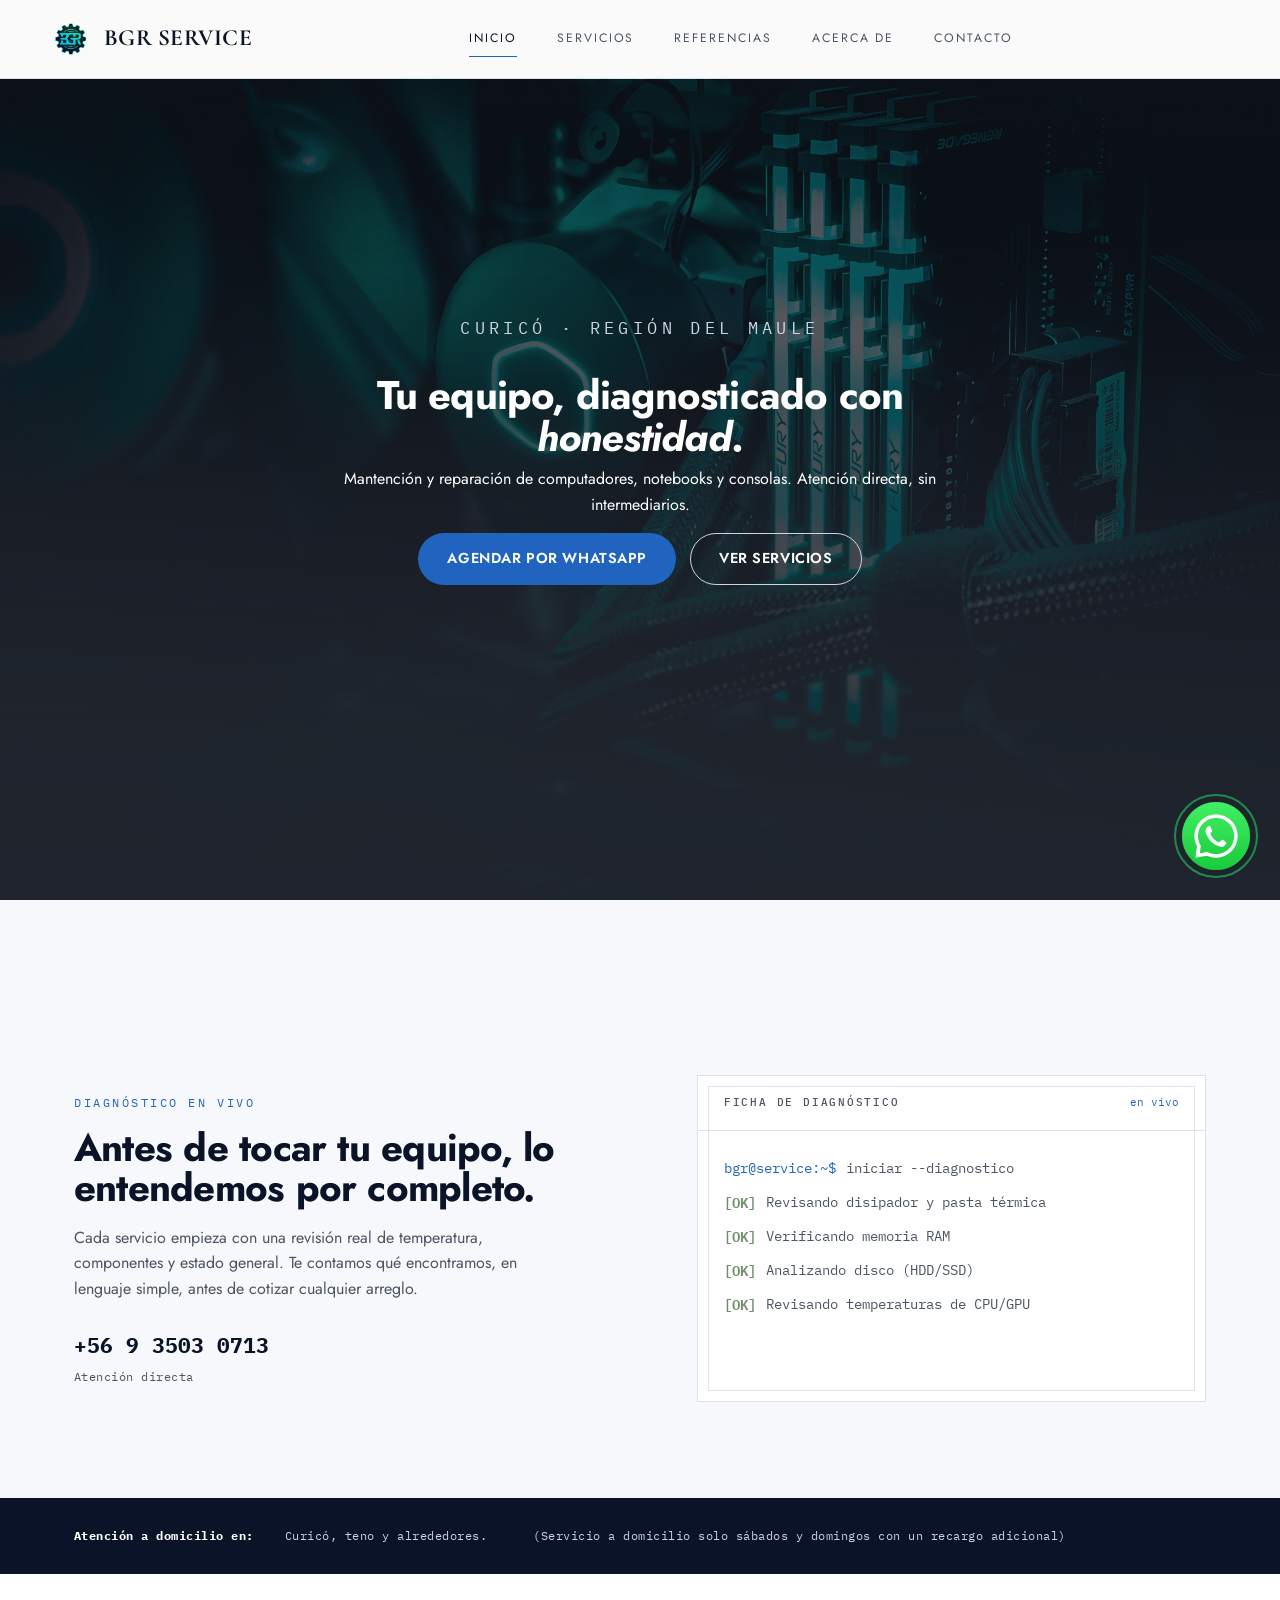
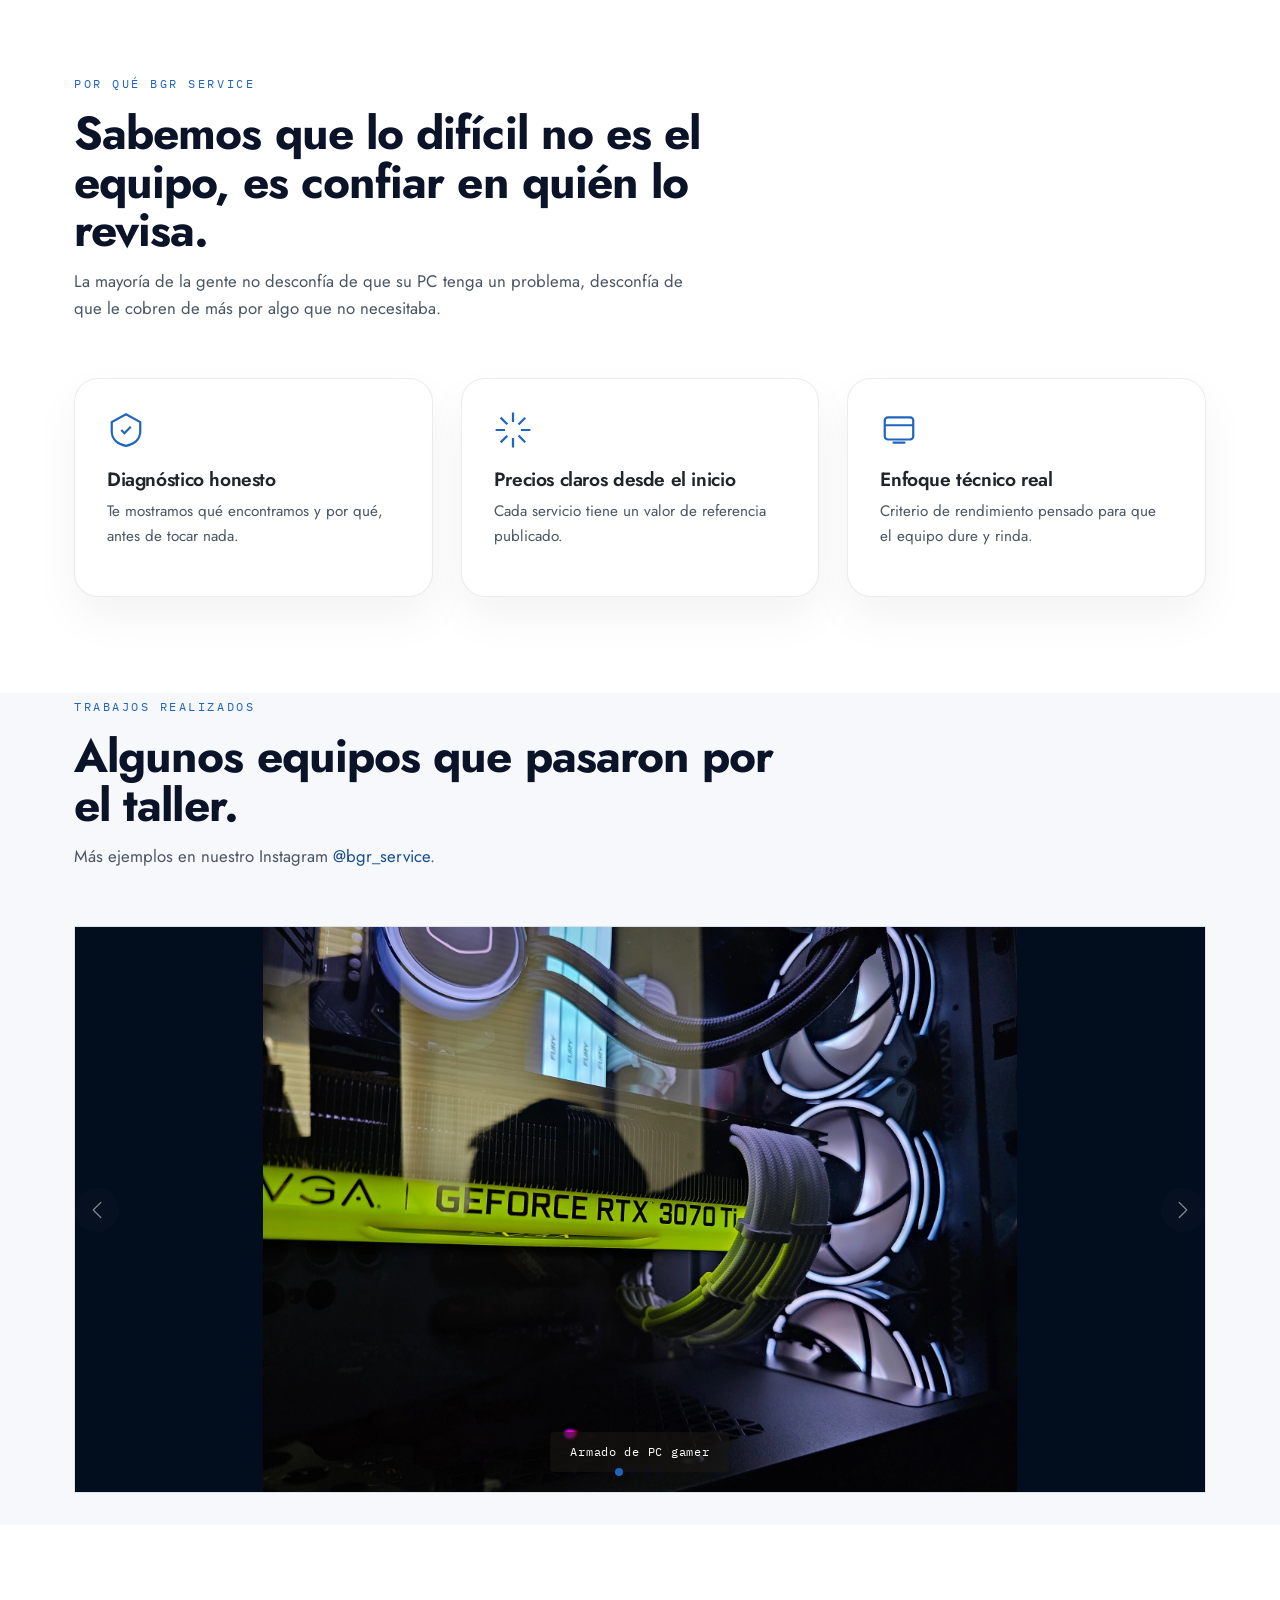
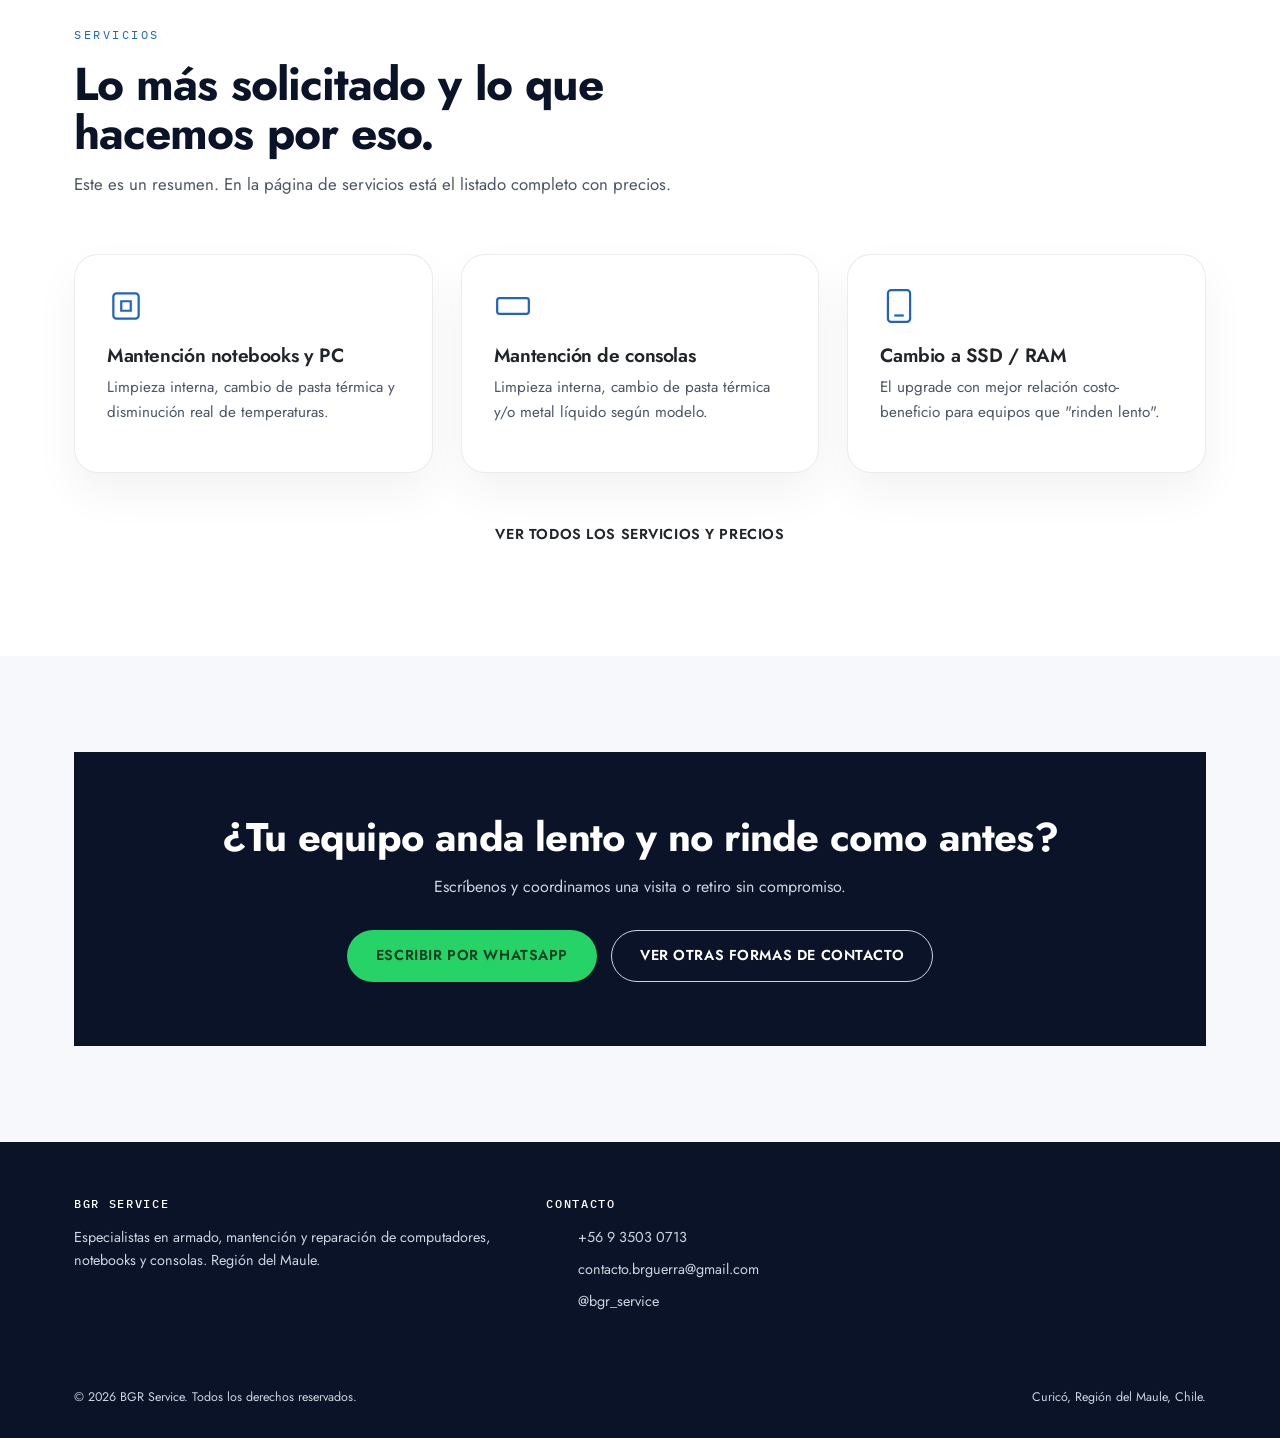
<file: index.html>
<!DOCTYPE html>
<html lang="es">
<head>
  <meta charset="UTF-8" />
  <meta name="viewport" content="width=device-width, initial-scale=1.0" />
  <title>BGR Service | Mantención y reparación de PC, notebooks y consolas en Curicó</title>
  <meta name="description" content="Mantención, reparación y armado de PC, notebooks y consolas en Curicó y la Región del Maule. Diagnóstico honesto, precios claros, atención a domicilio." />

  <link rel="preconnect" href="https://fonts.googleapis.com" />
  <link href="https://fonts.googleapis.com/css2?family=Cormorant+Garamond:ital,wght@0,500;0,600;1,500&family=Jost:wght@400;500;600&family=IBM+Plex+Mono:wght@400;500;600&display=swap" rel="stylesheet" />

  <link rel="stylesheet" href="https://cdnjs.cloudflare.com/ajax/libs/twitter-bootstrap/5.3.3/css/bootstrap.min.css" />
  <link rel="stylesheet" href="css/style.css" />
</head>
<body>

  <!-- ==================== HEADER / NAV ==================== -->
  <header class="site-header">
    <div class="container nav">
      <a href="index.html" class="logo">
        <img src="imagenes/LOGOS/BGR.webp" alt="Logo BGR Service" class="logo-image" />
        <span class="logo-text">BGR SERVICE</span>
      </a>
      <nav class="nav-links">
        <a href="index.html" class="active">Inicio</a>
        <a href="servicios.html">Servicios</a>
        <a href="referencias.html">Referencias</a>
        <a href="acerca.html">Acerca de</a>
        <a href="contacto.html">Contacto</a>
      </nav>
      <div class="nav-cta">
        <button class="nav-toggle" aria-label="Abrir menú"><span></span><span></span><span></span></button>
      </div>
    </div>
  </header> 

  <!-- ==================== HERO FIJO ==================== -->
  <div class="hero-fixed">
    <img src="imagenes/BACKGROUND.webp" alt="" class="hero-image" />
    <div class="hero-copy">
      <div class="eyebrow">Curicó · Región del Maule</div>
      <h1>Tu equipo, diagnosticado con <em>honestidad</em>.</h1>
      <p>Mantención y reparación de computadores, notebooks y consolas. Atención directa, sin intermediarios.</p>
      <div class="hero-actions">
        <a href="contacto.html" class="btn btn-primary">Agendar por WhatsApp</a>
        <a href="servicios.html" class="btn btn-ghost" style="border-color:var(--on-dark-muted); color:var(--on-dark);">Ver servicios</a>
      </div>
    </div>
  </div>
  <div class="hero-spacer"></div>

  <!-- ==================== RESTO DEL CONTENIDO ==================== -->
  <div class="page-content">

    <section>
      <div class="container intro-grid">
        <div>
          <div class="eyebrow">Diagnóstico en vivo</div>
          <h2 style="font-size:clamp(1.8rem,3vw,2.4rem); margin-bottom:16px;">Antes de tocar tu equipo, lo entendemos por completo.</h2>
          <p style="color:var(--ink-soft); max-width:460px;">
            Cada servicio empieza con una revisión real de temperatura,
            componentes y estado general. Te contamos qué encontramos,
            en lenguaje simple, antes de cotizar cualquier arreglo.
          </p>
          <div class="hero-trust">
            <div><strong>+56 9 3503 0713</strong><span>Atención directa</span></div>
          </div>
        </div>

        <div class="tech-card">
          <div class="tech-card-bar">
            <strong>Ficha de diagnóstico</strong>
            <span>en vivo</span>
          </div>
          <div class="tech-card-body" id="tech-card-body"></div>
        </div>
      </div>
    </section>

    <div class="coverage">
      <div class="container">
        <strong>Atención a domicilio en:</strong>
        <span class="coverage-tag">Curicó, teno y alrededores.</span>
        <span class="coverage-tag">(Servicio a domicilio solo sábados y domingos con un recargo adicional)</span>
        
      </div>
    </div>

    <!-- ===== Por qué confiar ===== -->
    <section class="section-alt">
      <div class="container">
        <div class="section-heading">
          <div class="eyebrow">Por qué BGR Service</div>
          <h2>Sabemos que lo difícil no es el equipo, es confiar en quién lo revisa.</h2>
          <p>La mayoría de la gente no desconfía de que su PC tenga un problema, desconfía de que le cobren de más por algo que no necesitaba.</p>
        </div>

        <div class="grid grid-3">
          <div class="card">
            <svg class="card-icon" viewBox="0 0 24 24" fill="none" stroke="currentColor" stroke-width="1.4"><path d="M12 2 3 7v6c0 5 4 8 9 9 5-1 9-4 9-9V7l-9-5Z"/><path d="m9 12 2 2 4-4"/></svg>
            <h3>Diagnóstico honesto</h3>
            <p>Te mostramos qué encontramos y por qué, antes de tocar nada.</p>
          </div>
          <div class="card">
            <svg class="card-icon" viewBox="0 0 24 24" fill="none" stroke="currentColor" stroke-width="1.4"><path d="M12 1v6M12 17v6M4.2 4.2l4.2 4.2M15.5 15.5l4.2 4.2M1 12h6M17 12h6M4.2 19.8l4.2-4.2M15.5 8.5l4.2-4.2"/></svg>
            <h3>Precios claros desde el inicio</h3>
            <p>Cada servicio tiene un valor de referencia publicado.</p>
          </div>
          <div class="card">
            <svg class="card-icon" viewBox="0 0 24 24" fill="none" stroke="currentColor" stroke-width="1.4"><rect x="3" y="4" width="18" height="14" rx="2"/><path d="M3 9h18M8 20h8"/></svg>
            <h3>Enfoque técnico real</h3>
            <p>Criterio de rendimiento pensado para que el equipo dure y rinda.</p>
          </div>
        </div>
      </div>
    </section>

      <div class="container">
        <div class="section-heading">
          <div class="eyebrow">Trabajos realizados</div>
          <h2>Algunos equipos que pasaron por el taller.</h2>
          <p>Más ejemplos en nuestro Instagram <a href="https://instagram.com/bgr_service" target="_blank" style="color:var(--brass-deep);">@bgr_service</a>.</p>
        </div>

        <div id="carouselTrabajos" class="carousel slide work-carousel" data-bs-ride="carousel" data-bs-interval="3000">
          <div class="carousel-indicators">
            <button type="button" data-bs-target="#carouselTrabajos" data-bs-slide-to="0" class="active" aria-current="true" aria-label="Slide 1"></button>
            <button type="button" data-bs-target="#carouselTrabajos" data-bs-slide-to="1" aria-label="Slide 2"></button>
            <button type="button" data-bs-target="#carouselTrabajos" data-bs-slide-to="2" aria-label="Slide 3"></button>
            <button type="button" data-bs-target="#carouselTrabajos" data-bs-slide-to="3" aria-label="Slide 4"></button>
          </div>
          
          <div class="carousel-inner">
            <div class="carousel-item active">
              <img src="imagenes/CARRUSEL/ARMADO_PC_GAMER.webp" class="d-block w-100" alt="Armado de PC gamer" />
              <div class="carousel-caption"><p>Armado de PC gamer</p></div>
            </div>
            <div class="carousel-item">
              <img src="imagenes/CARRUSEL/PASTA_TERM.webp" class="d-block w-100" alt="Cambio de pasta térmica" />
              <div class="carousel-caption"><p>Cambio de pasta térmica</p></div>
            </div>
            <div class="carousel-item">
              <img src="imagenes/CARRUSEL/MANTE_GRÁFICA.webp" class="d-block w-100" alt="Mantenimiento tarjeta Gráfica" />
              <div class="carousel-caption"><p>Mantenimiento a tarjeta Gráfica</p></div>
            </div>
            <div class="carousel-item">
              <img src="imagenes/CARRUSEL/PS5_MANTE.webp" class="d-block w-100" alt="Mantenimiento PS5" />
              <div class="carousel-caption"><p>Mantenimiento de PS5</p></div>
            </div>
          </div>

          <button class="carousel-control-prev" type="button" data-bs-target="#carouselTrabajos" data-bs-slide="prev">
            <span class="carousel-control-prev-icon" aria-hidden="true"></span>
            <span class="visually-hidden">Anterior</span>
          </button>
          <button class="carousel-control-next" type="button" data-bs-target="#carouselTrabajos" data-bs-slide="next">
            <span class="carousel-control-next-icon" aria-hidden="true"></span>
            <span class="visually-hidden">Siguiente</span>
          </button>
        </div>
      </div>
    </section>

    <!-- ===== Resumen de servicios ===== -->
    <section class="section-alt">
      <div class="container">
        <div class="section-heading">
          <div class="eyebrow">Servicios</div>
          <h2>Lo más solicitado y lo que hacemos por eso.</h2>
          <p>Este es un resumen. En la página de servicios está el listado completo con precios.</p>
        </div>

        <div class="grid grid-3">
          <div class="card">
            <svg class="card-icon" viewBox="0 0 24 24" fill="none" stroke="currentColor" stroke-width="1.4"><rect x="4" y="4" width="16" height="16" rx="2"/><path d="M9 9h6v6H9z"/></svg>
            <h3>Mantención notebooks y PC</h3>
            <p>Limpieza interna, cambio de pasta térmica y disminución real de temperaturas.</p>
          </div>
          <div class="card">
            <svg class="card-icon" viewBox="0 0 24 24" fill="none" stroke="currentColor" stroke-width="1.4"><rect x="2" y="7" width="20" height="10" rx="1.5"/><path d="M6 11h.01M10 11h.01"/></svg>
            <h3>Mantención de consolas</h3>
            <p>Limpieza interna, cambio de pasta térmica y/o metal líquido según modelo.</p>
          </div>
          <div class="card">
            <svg class="card-icon" viewBox="0 0 24 24" fill="none" stroke="currentColor" stroke-width="1.4"><rect x="5" y="2" width="14" height="20" rx="2"/><path d="M9 18h6"/></svg>
            <h3>Cambio a SSD / RAM</h3>
            <p>El upgrade con mejor relación costo-beneficio para equipos que "rinden lento".</p>
          </div>
        </div>

        <div style="margin-top:36px; text-align:center;">
          <a href="servicios.html" class="btn btn-ghost">Ver todos los servicios y precios</a>
        </div>
      </div>
    </section>

    <section>
      <div class="container">
        <div class="cta-band">
          <h2>¿Tu equipo anda lento y no rinde como antes?</h2>
          <p>Escríbenos y coordinamos una visita o retiro sin compromiso.</p>
          <div class="cta-actions">
            <a href="contacto.html" class="btn btn-whatsapp">Escribir por WhatsApp</a>
            <a href="contacto.html" class="btn btn-ghost">Ver otras formas de contacto</a>
          </div>
        </div>
      </div>
    </section>

    <!-- ===== Footer ===== -->
    <footer class="site-footer">
      <div class="container">
        <div class="footer-grid">
          <div>
            <h4>BGR Service</h4>
            <p>Especialistas en armado, mantención y reparación de computadores, notebooks y consolas. Región del Maule.</p>
          </div>
          <div>
            <h4>Contacto</h4>
            <ul>
              <li>+56 9 3503 0713</li>
              <li>contacto.brguerra@gmail.com</li>
              <li><a href="https://instagram.com/bgr_service" target="_blank">@bgr_service</a></li>
            </ul>
          </div>
        </div>
        <div class="footer-bottom">
          <span>&copy; <span id="year"></span> BGR Service. Todos los derechos reservados.</span>
          <span>Curicó, Región del Maule, Chile.</span>
        </div>
      </div>
    </footer>

  </div><!-- /.page-content -->

  <a href="https://wa.me/56935030713?text=Hola%20BGR%20Service%2C%20quiero%20cotizar%20un%20servicio%20o%20resolver%20un%20problema%20con%20mi%20equipo." target="_blank" class="floating-whatsapp" aria-label="Enviar mensaje por WhatsApp">
    <img src="imagenes/LOGOS/WSP.webp" alt="WhatsApp" />
  </a>

  <script>document.getElementById("year").textContent = new Date().getFullYear();</script>
  <script src="https://cdnjs.cloudflare.com/ajax/libs/twitter-bootstrap/5.3.3/js/bootstrap.bundle.min.js"></script>
  <script src="js/script.js"></script>
</body>
</html>
</file>
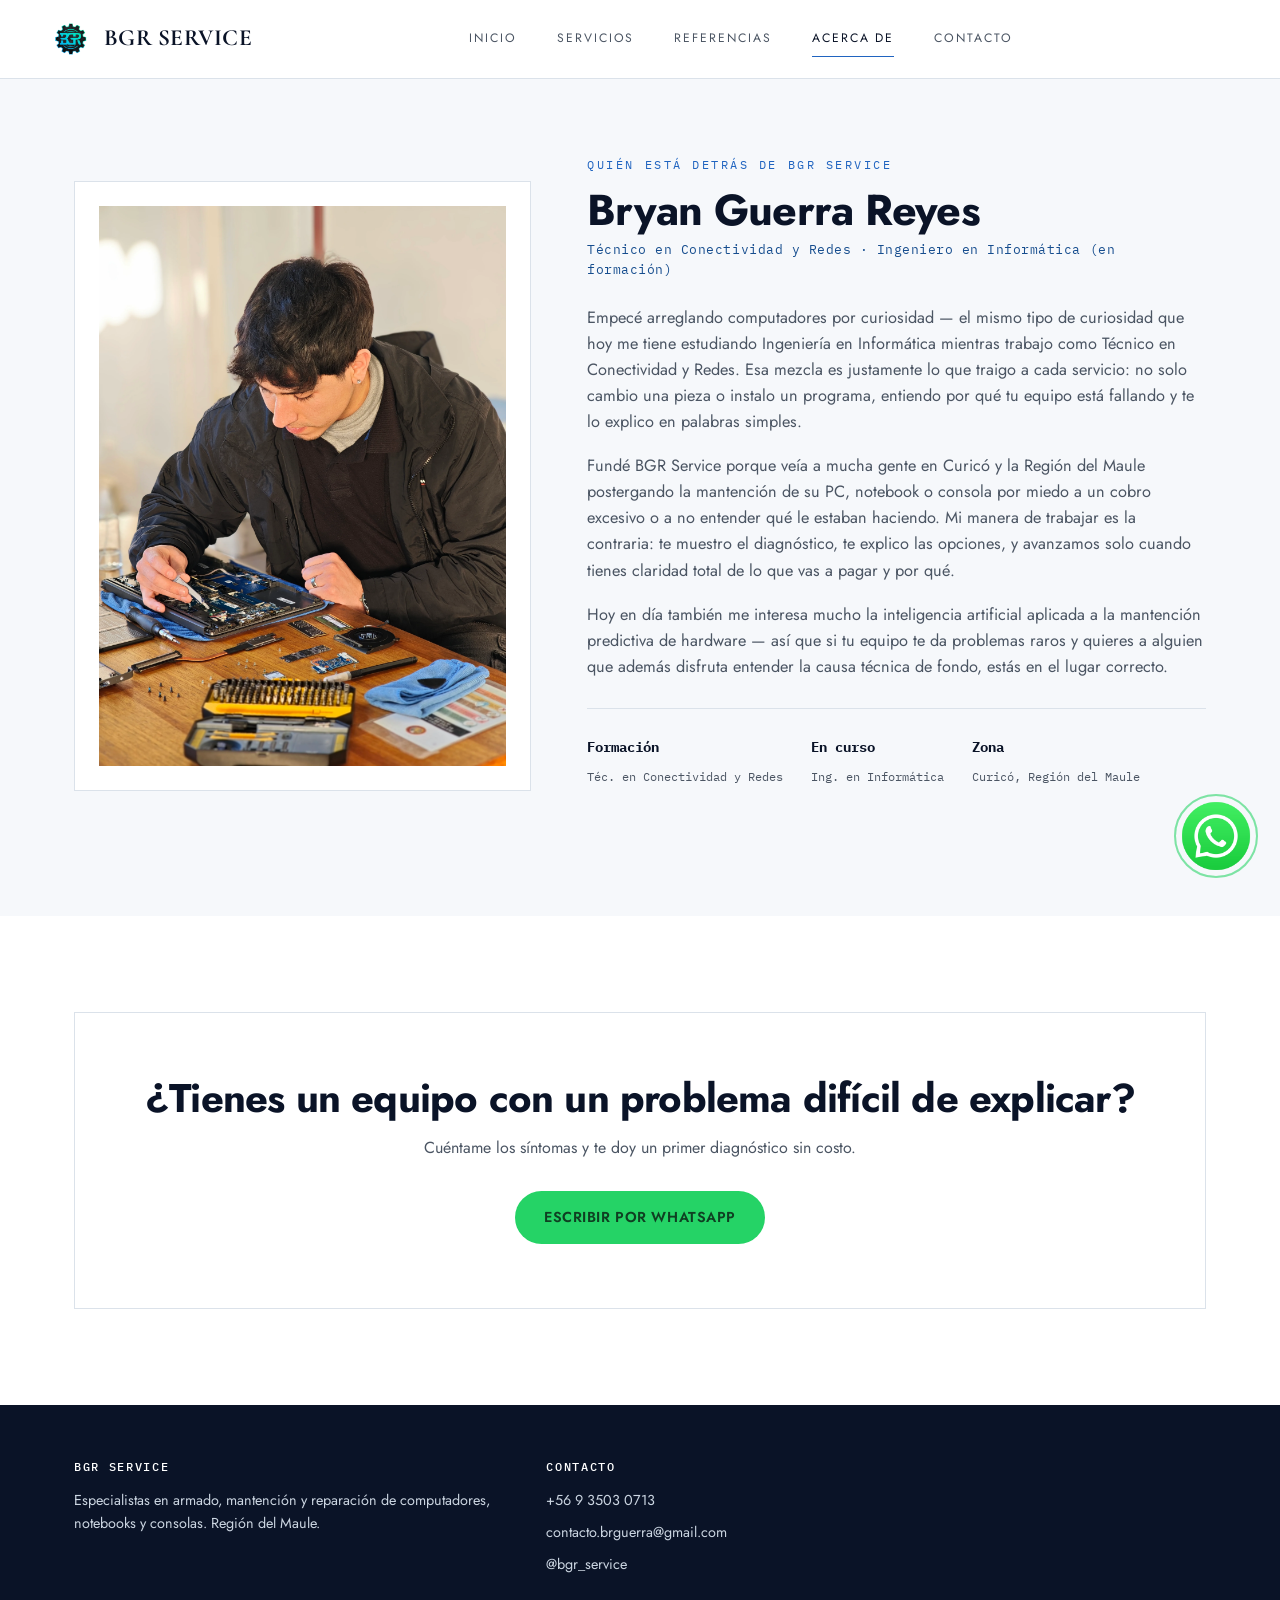
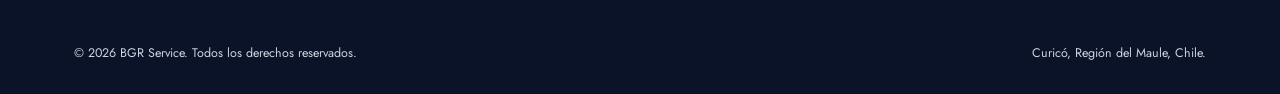
<file: acerca.html>
<!DOCTYPE html>

<html lang="es">
<head>
  <meta charset="UTF-8" />
  <meta name="viewport" content="width=device-width, initial-scale=1.0" />
  <title>Acerca de | BGR Service</title>
  <meta name="description" content="Conoce a Bryan Guerra Reyes, técnico en conectividad y redes e ingeniero en informática en formación, fundador de BGR Service." />
  <link rel="preconnect" href="https://fonts.googleapis.com" />
  <link href="https://fonts.googleapis.com/css2?family=Cormorant+Garamond:ital,wght@0,500;0,600;1,500&family=Jost:wght@400;500;600&family=IBM+Plex+Mono:wght@400;500;600&display=swap" rel="stylesheet" />
  <link rel="stylesheet" href="css/style.css" />
</head>
<body>

  <header class="site-header">
    <div class="container nav">
      <a href="index.html" class="logo">
        <img src="imagenes/LOGOS/BGR.webp" alt="Logo BGR Service" class="logo-image" />
        <span class="logo-text">BGR SERVICE</span>
      </a>
      <nav class="nav-links">
        <a href="index.html">Inicio</a>
        <a href="servicios.html">Servicios</a>
        <a href="referencias.html">Referencias</a>
        <a href="acerca.html" class="active">Acerca de</a>
        <a href="contacto.html">Contacto</a>
      </nav>
      <div class="nav-cta">
        <button class="nav-toggle" aria-label="Abrir menú"><span></span><span></span><span></span></button>
      </div>
    </div>
  </header>

  <section style="padding-top:72px;">
    <div class="container about-grid">

      <div class="about-photo"><img src="imagenes/ACERCA/PERSONAL.webp" alt="Bryan Guerra Reyes"></div>

      <div class="about-copy">
        <div class="eyebrow">Quién está detrás de BGR Service</div>
        <h2>Bryan Guerra Reyes</h2>
        <span class="role">Técnico en Conectividad y Redes · Ingeniero en Informática (en formación)</span>

        <p>
          Empecé arreglando computadores por curiosidad — el mismo tipo de
          curiosidad que hoy me tiene estudiando Ingeniería en Informática
          mientras trabajo como Técnico en Conectividad y Redes. Esa mezcla
          es justamente lo que traigo a cada servicio: no solo cambio una
          pieza o instalo un programa, entiendo por qué tu equipo está
          fallando y te lo explico en palabras simples.
        </p>
        <p>
          Fundé BGR Service porque veía a mucha gente en Curicó y la Región
          del Maule postergando la mantención de su PC, notebook o consola
          por miedo a un cobro excesivo o a no entender qué le estaban
          haciendo. Mi manera de trabajar es la contraria: te muestro el
          diagnóstico, te explico las opciones, y avanzamos solo cuando
          tienes claridad total de lo que vas a pagar y por qué.
        </p>
        <p>
          Hoy en día también me interesa mucho la inteligencia artificial
          aplicada a la mantención predictiva de hardware — así que si tu
          equipo te da problemas raros y quieres a alguien que además
          disfruta entender la causa técnica de fondo, estás en el lugar
          correcto.
        </p>

        <div class="about-credentials">
          <div><strong>Formación</strong><span>Téc. en Conectividad y Redes</span></div>
          <div><strong>En curso</strong><span>Ing. en Informática</span></div>
          <div><strong>Zona</strong><span>Curicó, Región del Maule</span></div>
        </div>

        <div class="hero-actions" style="margin-top:32px;">
        </div>
      </div>
    </div>
  </section>

  <section class="section-alt">
    <div class="container">
      <div class="cta-band" style="background:var(--card); color:var(--ink); border:1px solid var(--line);">
        <h2 style="color:var(--ink);">¿Tienes un equipo con un problema difícil de explicar?</h2>
        <p style="color:var(--ink-soft);">Cuéntame los síntomas y te doy un primer diagnóstico sin costo.</p>
        <div class="cta-actions">
          <a href="contacto.html" class="btn btn-whatsapp">Escribir por WhatsApp</a>
        </div>
      </div>
    </div>
  </section>

  <footer class="site-footer">
    <div class="container">
      <div class="footer-grid">
        <div>
          <h4>BGR Service</h4>
          <p>Especialistas en armado, mantención y reparación de computadores, notebooks y consolas. Región del Maule.</p>
        </div>
        <div>
          <h4>Contacto</h4>
          <ul>
            <li>+56 9 3503 0713</li>
            <li>contacto.brguerra@gmail.com</li>
            <li><a href="https://instagram.com/bgr_service" target="_blank">@bgr_service</a></li>
          </ul>
        </div>
      </div>
      <div class="footer-bottom">
        <span>&copy; <span id="year"></span> BGR Service. Todos los derechos reservados.</span>
        <span>Curicó, Región del Maule, Chile.</span>
      </div>
    </div>
  </footer>

  <a href="https://wa.me/56935030713?text=Hola%20BGR%20Service%2C%20quiero%20cotizar%20un%20servicio%20o%20resolver%20un%20problema%20con%20mi%20equipo." target="_blank" class="floating-whatsapp" aria-label="Enviar mensaje por WhatsApp">
    <img src="imagenes/LOGOS/WSP.webp" alt="WhatsApp" />
  </a>

  <script>document.getElementById("year").textContent = new Date().getFullYear();</script>
  <script src="js/script.js"></script>
</body>
</html>
</file>
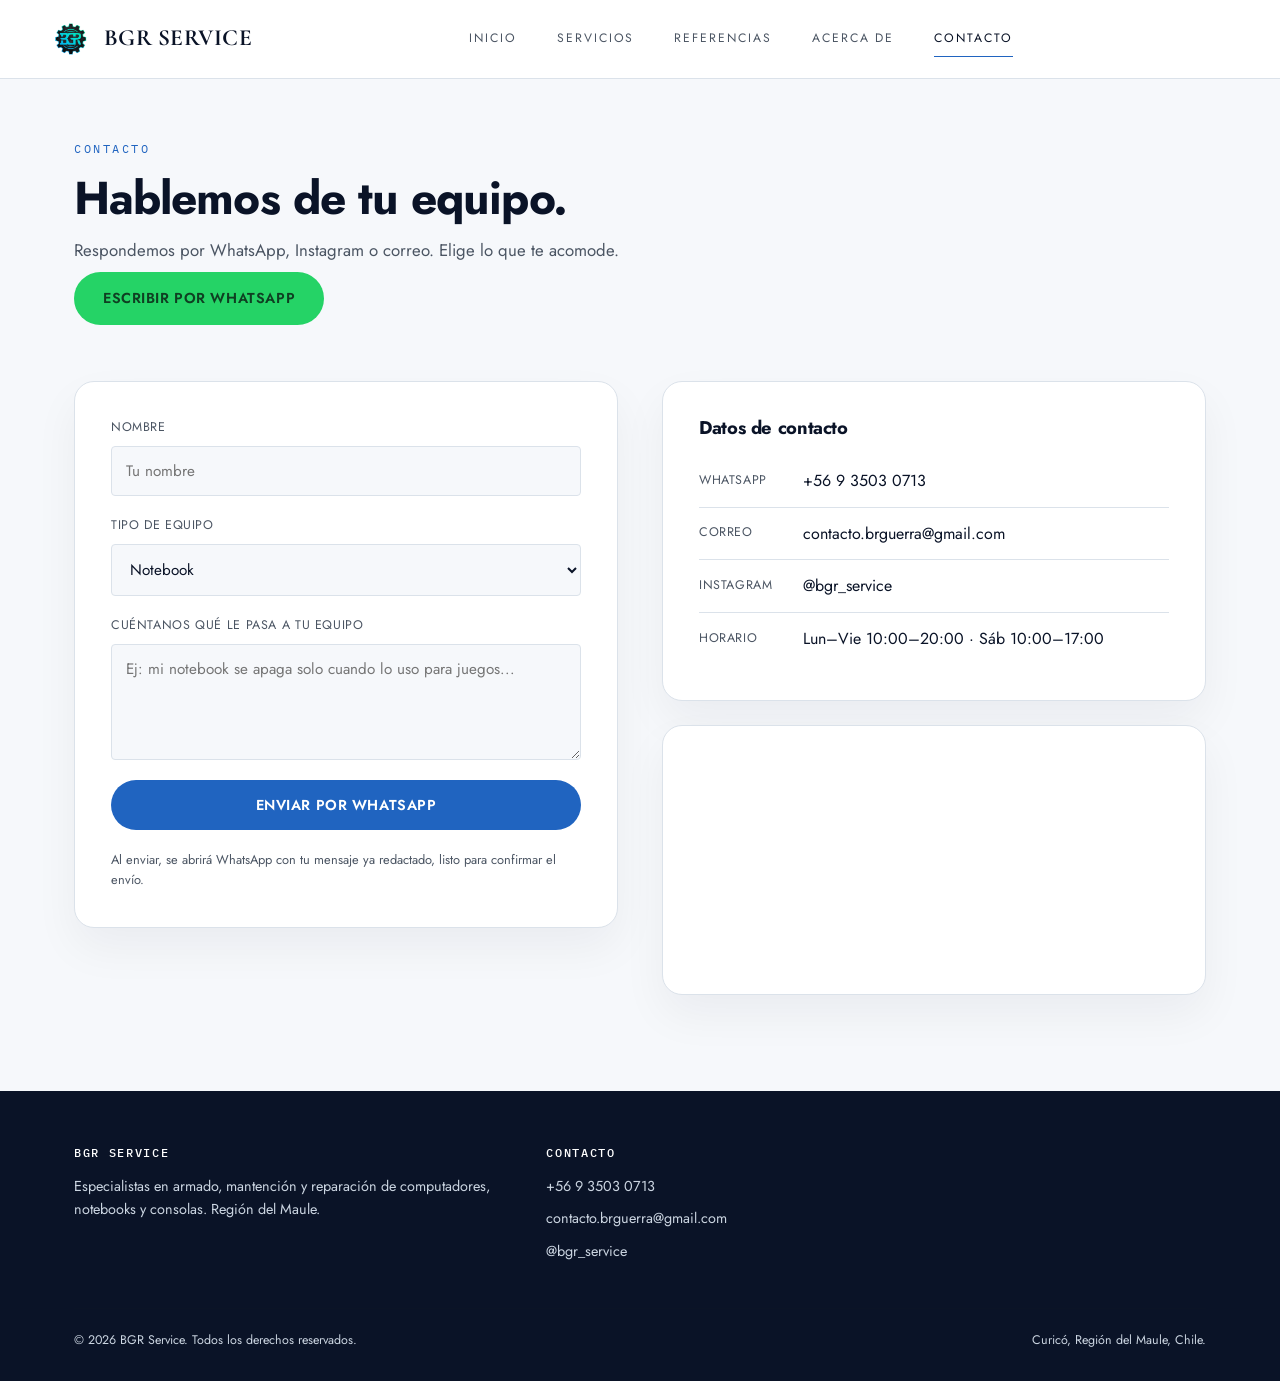
<file: contacto.html>
<!DOCTYPE html>

<html lang="es">
<head>
  <meta charset="UTF-8" />
  <meta name="viewport" content="width=device-width, initial-scale=1.0" />
  <title>Contacto | BGR Service</title>
  <meta name="description" content="Contacta a BGR Service por WhatsApp, Instagram o correo. Atención en Curicó y la Región del Maule." />
  <link rel="preconnect" href="https://fonts.googleapis.com" />
  <link href="https://fonts.googleapis.com/css2?family=Cormorant+Garamond:ital,wght@0,500;0,600;1,500&family=Jost:wght@400;500;600&family=IBM+Plex+Mono:wght@400;500;600&display=swap" rel="stylesheet" />
  <link rel="stylesheet" href="css/style.css" />
</head>
<body>

  <header class="site-header">
    <div class="container nav">
      <a href="index.html" class="logo">
        <img src="imagenes/LOGOS/BGR.webp" alt="Logo BGR Service" class="logo-image" />
        <span class="logo-text">BGR SERVICE</span>
      </a>
      <nav class="nav-links">
        <a href="index.html">Inicio</a>
        <a href="servicios.html">Servicios</a>
        <a href="referencias.html">Referencias</a>
        <a href="acerca.html">Acerca de</a>
        <a href="contacto.html" class="active">Contacto</a>
      </nav>
      <div class="nav-cta">
        <button class="nav-toggle" aria-label="Abrir menú"><span></span><span></span><span></span></button>
      </div>
    </div>
  </header>

  <section style="padding-top:56px;">
    <div class="container">
      <div class="section-heading">
        <div class="eyebrow">Contacto</div>
        <h2>Hablemos de tu equipo.</h2>
        <p>Respondemos por WhatsApp, Instagram o correo. Elige lo que te acomode.</p>
        <a href="https://wa.me/56935030713?text=Hola%20BGR%20Service%2C%20quiero%20cotizar%20un%20servicio%20o%20resolver%20un%20problema%20con%20mi%20equipo." target="_blank" class="btn btn-whatsapp contact-inline-whatsapp" aria-label="Enviar mensaje por WhatsApp">Escribir por WhatsApp</a>
      </div>

      <div class="contact-grid">

        <!-- ===== Formulario ===== -->
        <form class="contact-form" id="contact-form">
          <div class="form-group">
            <label for="nombre">Nombre</label>
            <input type="text" id="nombre" name="nombre" placeholder="Tu nombre" required />
          </div>

          <div class="form-group">
            <label for="equipo">Tipo de equipo</label>
            <select id="equipo" name="equipo">
              <option value="Notebook">Notebook</option>
              <option value="PC de escritorio">PC de escritorio</option>
              <option value="Consola">Consola</option>
              <option value="Otro">Otro</option>
            </select>
          </div>

          <div class="form-group">
            <label for="mensaje">Cuéntanos qué le pasa a tu equipo</label>
            <textarea id="mensaje" name="mensaje" rows="4" placeholder="Ej: mi notebook se apaga solo cuando lo uso para juegos..." required></textarea>
          </div>

          <button type="submit" class="btn btn-primary">Enviar por WhatsApp</button>
          <p class="form-note">Al enviar, se abrirá WhatsApp con tu mensaje ya redactado, listo para confirmar el envío.</p>
        </form>

        <!-- ===== Datos de contacto ===== -->
        <div>
          <div class="contact-info-card">
            <h3>Datos de contacto</h3>
            <div class="contact-row">
              <span class="label">WhatsApp</span>
              <a href="https://wa.me/56935030713" target="_blank">+56 9 3503 0713</a>
            </div>
            <div class="contact-row">
              <span class="label">Correo</span>
              <a href="mailto:contacto.brguerra@gmail.com?subject=Solicitud de servicios computacionales">contacto.brguerra@gmail.com</a>
            </div>
            <div class="contact-row">
              <span class="label">Instagram</span>
              <a href="https://instagram.com/bgr_service" target="_blank">@bgr_service</a>
            </div>
            <div class="contact-row">
              <span class="label">Horario</span>
              <span>Lun–Vie 10:00–20:00 · Sáb 10:00–17:00</span>
            </div>
          </div>

          <div class="map-frame">
            <iframe
              src="https://maps.google.com/maps?q=Curic%C3%B3%2C%20Regi%C3%B3n%20del%20Maule%2C%20Chile&t=&z=12&ie=UTF8&iwloc=&output=embed"
              loading="lazy"
              title="Zona de cobertura BGR Service">
            </iframe>
          </div>
        </div>
      </div>
    </div>
  </section>

  <footer class="site-footer">
    <div class="container">
      <div class="footer-grid">
        <div>
          <h4>BGR SERVICE</h4>
          <p>Especialistas en armado, mantención y reparación de computadores, notebooks y consolas. Región del Maule.</p>
        </div>
        <div>
          <h4>Contacto</h4>
          <ul>
            <li>+56 9 3503 0713</li>
            <li>contacto.brguerra@gmail.com</li>
            <li><a href="https://instagram.com/bgr_service" target="_blank">@bgr_service</a></li>
          </ul>
        </div>
      </div>
      <div class="footer-bottom">
        <span>&copy; <span id="year"></span> BGR Service. Todos los derechos reservados.</span>
        <span>Curicó, Región del Maule, Chile.</span>
      </div>
    </div>
  </footer>

  <script>document.getElementById("year").textContent = new Date().getFullYear();</script>
  <script src="js/script.js"></script>
</body>
</html>
</file>
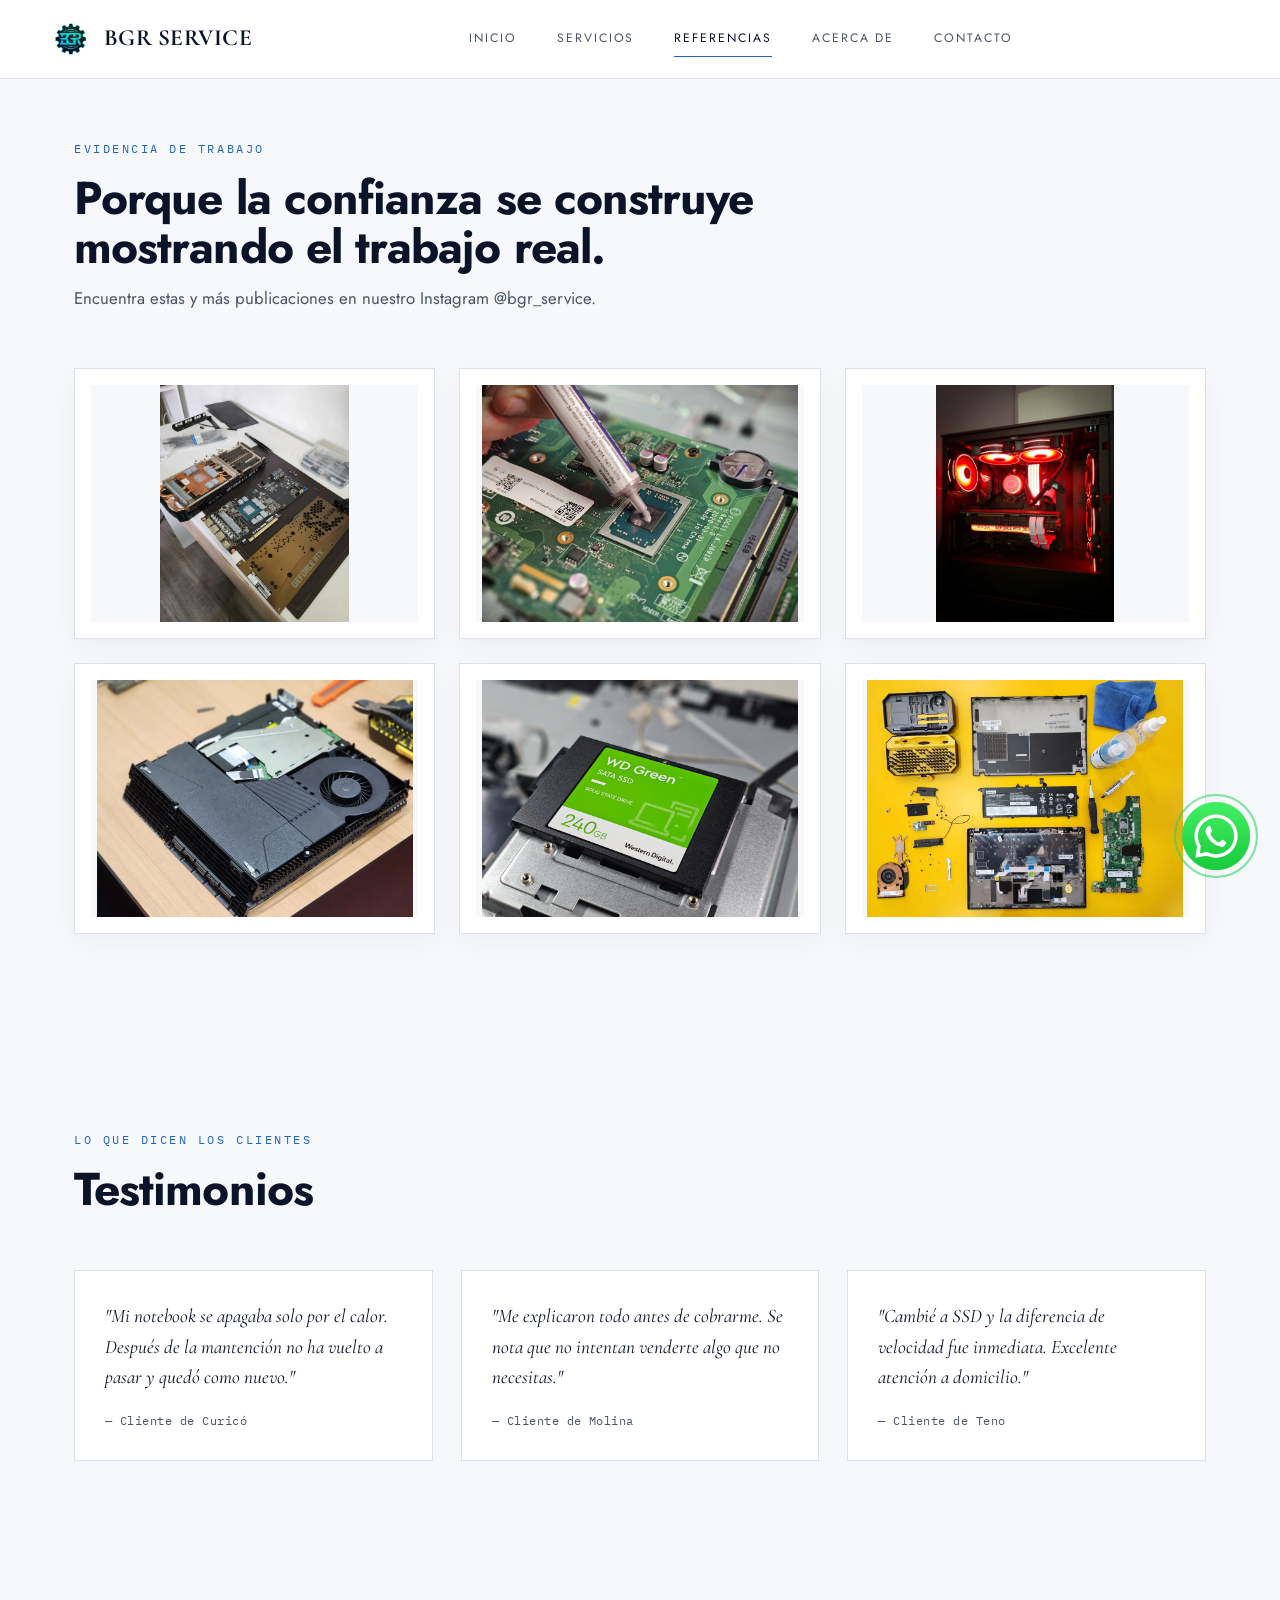
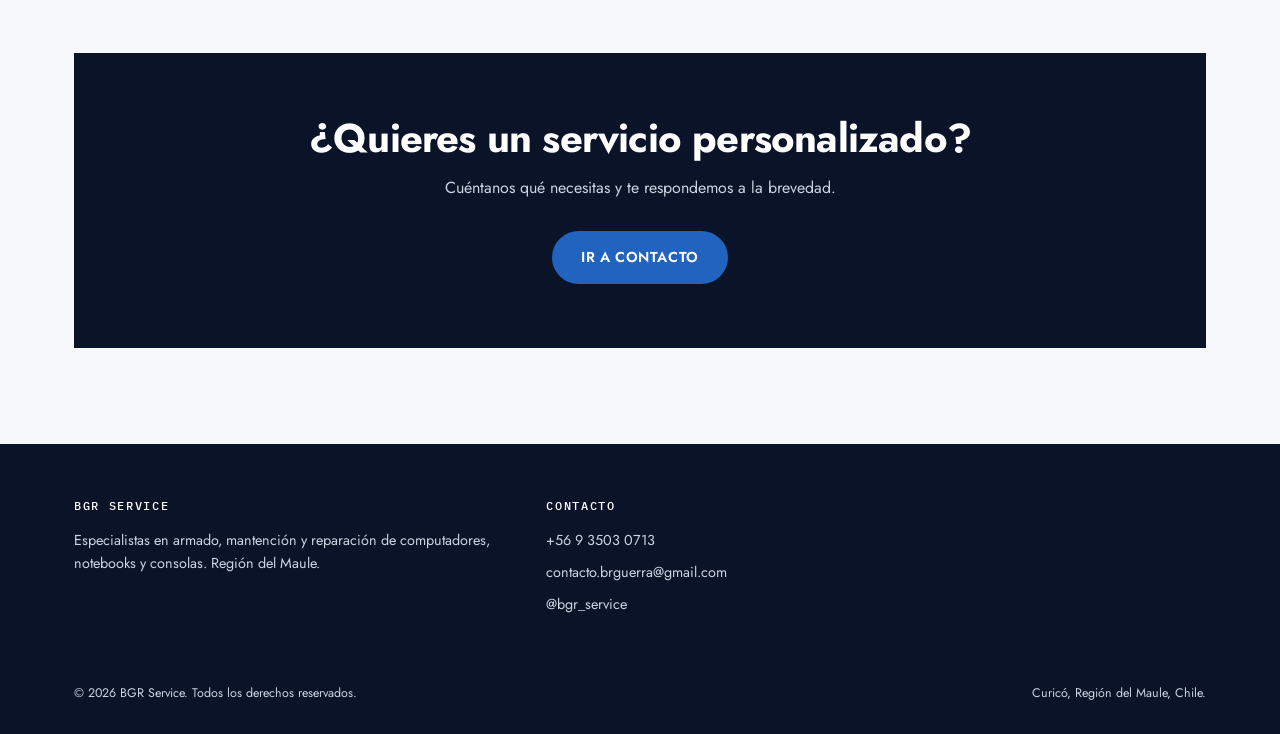
<file: referencias.html>
<!DOCTYPE html>

<html lang="es">
<head>
  <meta charset="UTF-8" />
  <meta name="viewport" content="width=device-width, initial-scale=1.0" />
  <title>Referencias y trabajos realizados | BGR Service</title>
  <meta name="description" content="Trabajos de mantención y reparación realizados por BGR Service en Curicó y la Región del Maule." />
  <link rel="preconnect" href="https://fonts.googleapis.com" />
  <link href="https://fonts.googleapis.com/css2?family=Cormorant+Garamond:ital,wght@0,500;0,600;1,500&family=Jost:wght@400;500;600&family=IBM+Plex+Mono:wght@400;500;600&display=swap" rel="stylesheet" />
  <link rel="stylesheet" href="css/style.css" />
</head>
<body>

  <header class="site-header">
    <div class="container nav">
      <a href="index.html" class="logo">
        <img src="imagenes/LOGOS/BGR.webp" alt="Logo BGR Service" class="logo-image" />
        <span class="logo-text">BGR SERVICE</span>
      </a>
      <nav class="nav-links">
        <a href="index.html">Inicio</a>
        <a href="servicios.html">Servicios</a>
        <a href="referencias.html" class="active">Referencias</a>
        <a href="acerca.html">Acerca de</a>
        <a href="contacto.html">Contacto</a>
      </nav>
      <div class="nav-cta">
        <button class="nav-toggle" aria-label="Abrir menú"><span></span><span></span><span></span></button>
      </div>
    </div>
  </header>

  <section style="padding-top:56px;">
    <div class="container">
      <div class="section-heading">
        <div class="eyebrow">Evidencia de trabajo</div>
        <h2>Porque la confianza se construye mostrando el trabajo real.</h2>
        <p>Encuentra estas y más publicaciones en nuestro Instagram <a href="https://instagram.com/bgr_service" target="_blank" style="color:var(--scan-blue);">@bgr_service</a>.</p>
      </div>

      <div class="gallery">
        <div class="gallery-item"><img src="imagenes/REFERENCIAS/MANTENCION_DOMICILO_REF.webp" alt="Mantención de pc a domicilio"></div>

        <div class="gallery-item"><img src="imagenes/REFERENCIAS/PASTA_TERMICA_REF.webp" alt="Pasta térmica ref"></div>

        <div class="gallery-item"><img src="imagenes/REFERENCIAS/PC_GAMER_REF.webp" alt="Armado pc gamer"></div>

        
        <div class="gallery-item"><img src="imagenes/REFERENCIAS/PS4_REF.webp" alt="Mantención de consola"></div>

        <div class="gallery-item"><img src="imagenes/REFERENCIAS/CAMBIO_DISCO_REF.webp" alt="Cambio a disco SSD"></div>

        <div class="gallery-item"><img src="imagenes/REFERENCIAS/MANTE_NOTE_REF.webp" alt="Limpieza interna notebook"></div>
      </div>
    </div>
  </section>

  <section>
    <div class="container">
      <div class="section-heading">
        <div class="eyebrow">Lo que dicen los clientes</div>
        <h2>Testimonios</h2>
        
      </div>

      <div class="grid grid-3">
        <div class="testimonial">
          <p>"Mi notebook se apagaba solo por el calor. Después de la mantención no ha vuelto a pasar y quedó como nuevo."</p>
          <div class="who">— Cliente de Curicó</div>
        </div>
        <div class="testimonial">
          <p>"Me explicaron todo antes de cobrarme. Se nota que no intentan venderte algo que no necesitas."</p>
          <div class="who">— Cliente de Molina</div>
        </div>
        <div class="testimonial">
          <p>"Cambié a SSD y la diferencia de velocidad fue inmediata. Excelente atención a domicilio."</p>
          <div class="who">— Cliente de Teno</div>
        </div>
      </div>
    </div>
  </section>

  <section>
    <div class="container">
      <div class="cta-band">
        <h2>¿Quieres un servicio personalizado?</h2>
        <p>Cuéntanos qué necesitas y te respondemos a la brevedad.</p>
        <div class="cta-actions">
          <a href="contacto.html" class="btn btn-primary">Ir a contacto</a>
        </div>
      </div>
    </div>
  </section>

  <footer class="site-footer">
    <div class="container">
      <div class="footer-grid">
        <div>
          <h4>BGR SERVICE</h4>
          <p>Especialistas en armado, mantención y reparación de computadores, notebooks y consolas. Región del Maule.</p>
        </div>
        <div>
          <h4>Contacto</h4>
          <ul>
            <li>+56 9 3503 0713</li>
            <li>contacto.brguerra@gmail.com</li>
            <li><a href="https://instagram.com/bgr_service" target="_blank">@bgr_service</a></li>
          </ul>
        </div>
      </div>
      <div class="footer-bottom">
        <span>&copy; <span id="year"></span> BGR Service. Todos los derechos reservados.</span>
        <span>Curicó, Región del Maule, Chile.</span>
      </div>
    </div>
  </footer>

  <a href="https://wa.me/56935030713?text=Hola%20BGR%20Service%2C%20quiero%20cotizar%20un%20servicio%20o%20resolver%20un%20problema%20con%20mi%20equipo." target="_blank" class="floating-whatsapp" aria-label="Enviar mensaje por WhatsApp">
    <img src="imagenes/LOGOS/WSP.webp" alt="WhatsApp" />
  </a>

  <script>document.getElementById("year").textContent = new Date().getFullYear();</script>
  <script src="js/script.js"></script>
</body>
</html>
</file>
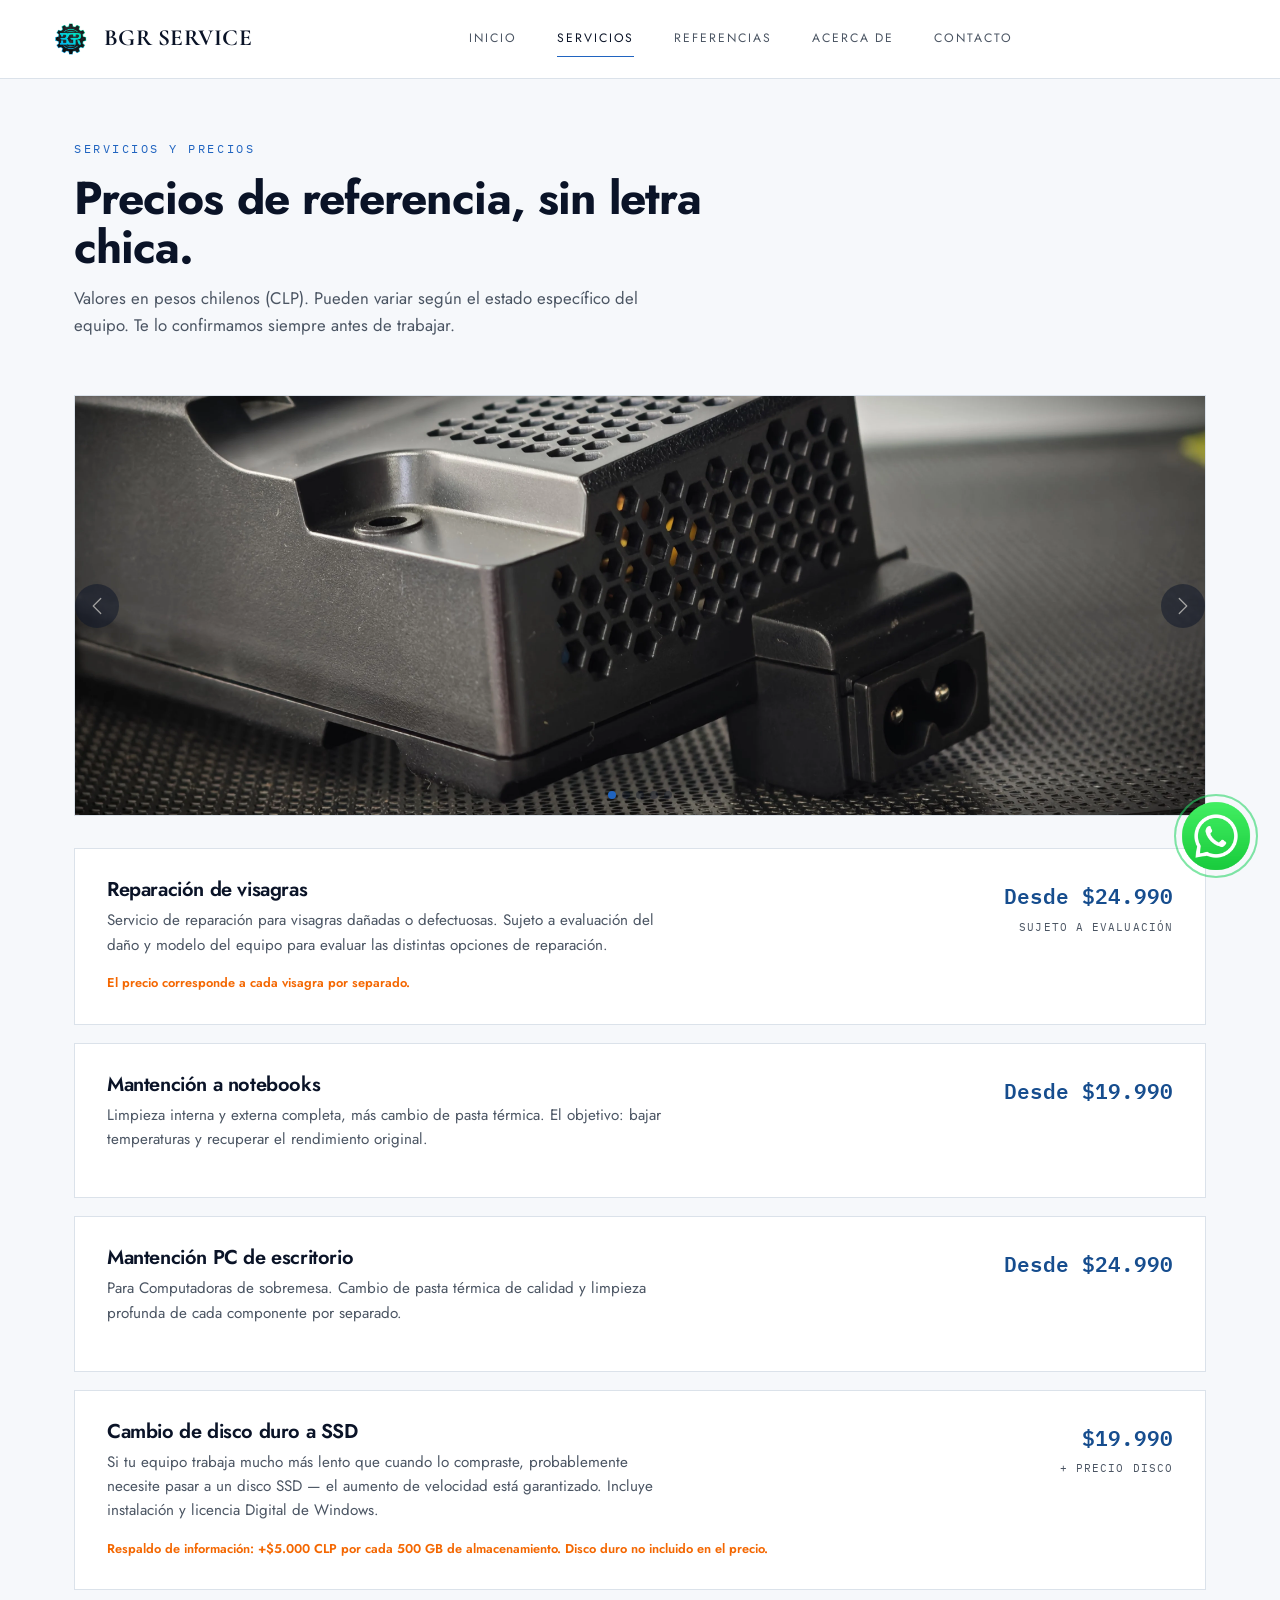
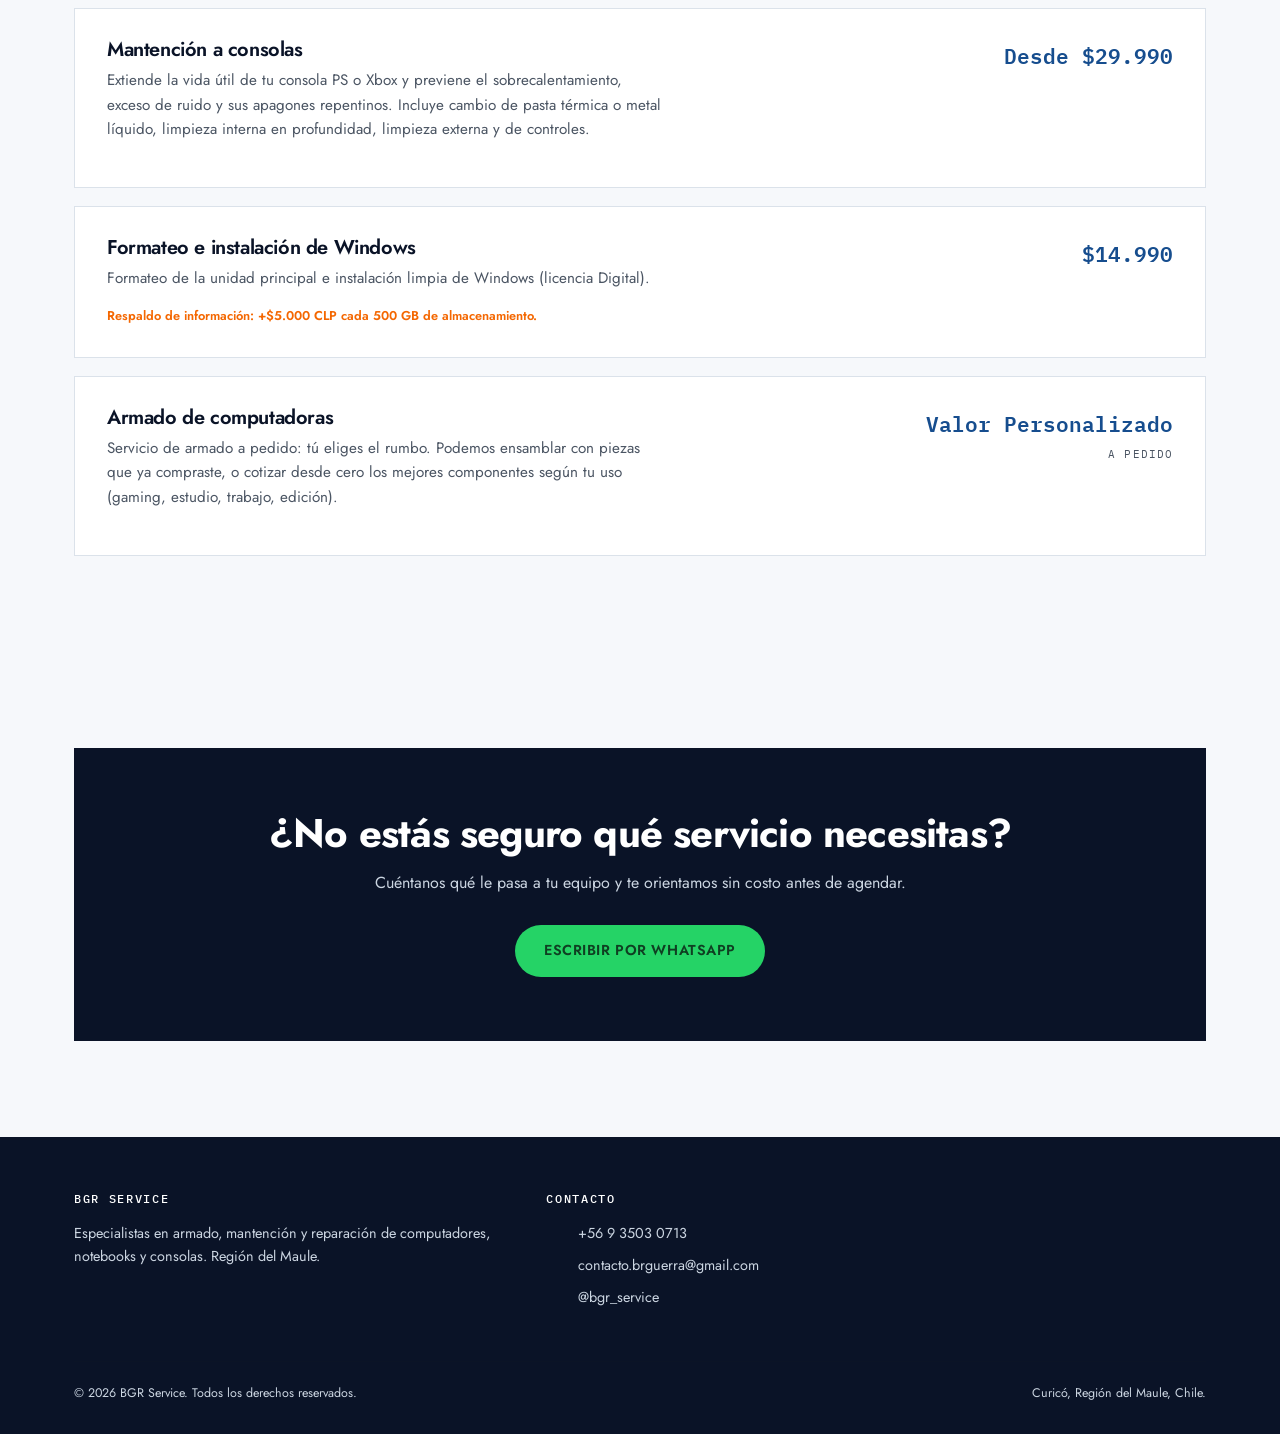
<file: servicios.html>
<!DOCTYPE html>
<html lang="es">
<head>
  <meta charset="UTF-8" />
  <meta name="viewport" content="width=device-width, initial-scale=1.0" />
  <title>Servicios y precios | BGR Service</title>
  <meta name="description" content="Listado de servicios y precios: mantención de notebooks y PC, cambio a SSD, mantención de consolas, formateo, armado de PC y más." />
  <link rel="preconnect" href="https://fonts.googleapis.com" />
  <link href="https://fonts.googleapis.com/css2?family=Cormorant+Garamond:ital,wght@0,500;0,600;1,500&family=Jost:wght@400;500;600&family=IBM+Plex+Mono:wght@400;500;600&display=swap" rel="stylesheet" />  <link rel="stylesheet" href="https://cdnjs.cloudflare.com/ajax/libs/twitter-bootstrap/5.3.3/css/bootstrap.min.css" />  <link rel="stylesheet" href="css/style.css" />
</head>
<body>

  <header class="site-header">
    <div class="container nav">
      <a href="index.html" class="logo">
        <img src="imagenes/LOGOS/BGR.webp" alt="Logo BGR Service" class="logo-image" />
        <span class="logo-text">BGR SERVICE</span>
      </a>
      <nav class="nav-links">
        <a href="index.html">Inicio</a>
        <a href="servicios.html" class="active">Servicios</a>
        <a href="referencias.html">Referencias</a>
        <a href="acerca.html">Acerca de</a>
        <a href="contacto.html">Contacto</a>
      </nav>
      <div class="nav-cta">
        <button class="nav-toggle" aria-label="Abrir menú"><span></span><span></span><span></span></button>
      </div>
    </div>
  </header>

  <section style="padding-top:56px;">
    <div class="container">
      <div class="section-heading">
        <div class="eyebrow">Servicios y precios</div>
        <h2>Precios de referencia, sin letra chica.</h2>
        <p>Valores en pesos chilenos (CLP). Pueden variar según el estado específico del equipo. Te lo confirmamos siempre antes de trabajar.</p>
      </div>

      <div id="carouselServicios" class="carousel slide service-carousel" data-bs-ride="carousel" data-bs-interval="2000">
        <div class="carousel-indicators">
          <button type="button" data-bs-target="#carouselServicios" data-bs-slide-to="0" class="active" aria-current="true" aria-label="Slide 1"></button>
          <button type="button" data-bs-target="#carouselServicios" data-bs-slide-to="1" aria-label="Slide 2"></button>
          <button type="button" data-bs-target="#carouselServicios" data-bs-slide-to="2" aria-label="Slide 3"></button>
          <button type="button" data-bs-target="#carouselServicios" data-bs-slide-to="3" aria-label="Slide 4"></button>
          <button type="button" data-bs-target="#carouselServicios" data-bs-slide-to="4" aria-label="Slide 5"></button>
        </div>
        <div class="carousel-inner">
          <div class="carousel-item active">
            <img src="imagenes/CARRUSEL2/C1.webp" class="d-block w-100" alt="Servicio destacado" />
          </div>
          <div class="carousel-item">
            <img src="imagenes/CARRUSEL2/C2.webp" class="d-block w-100" alt="Servicio destacado" />
          </div>
          <div class="carousel-item">
            <img src="imagenes/CARRUSEL2/C3.webp" class="d-block w-100" alt="Servicio destacado" />
          </div>
          <div class="carousel-item">
            <img src="imagenes/CARRUSEL2/C4.webp" class="d-block w-100" alt="Servicio destacado" />
          </div>
          <div class="carousel-item">
            <img src="imagenes/CARRUSEL2/C5.webp" class="d-block w-100" alt="Servicio destacado" />
          </div>
        </div>
        <button class="carousel-control-prev" type="button" data-bs-target="#carouselServicios" data-bs-slide="prev">
          <span class="carousel-control-prev-icon" aria-hidden="true"></span>
          <span class="visually-hidden">Anterior</span>
        </button>
        <button class="carousel-control-next" type="button" data-bs-target="#carouselServicios" data-bs-slide="next">
          <span class="carousel-control-next-icon" aria-hidden="true"></span>
          <span class="visually-hidden">Siguiente</span>
        </button>
      </div>

      <!-- ===== Reparación de visagras ===== -->
      <div class="service-card">
        <div class="service-info">
          <h3>Reparación de visagras</h3>
          <p>Servicio de reparación para visagras dañadas o defectuosas. Sujeto a evaluación del daño y modelo del equipo para evaluar las distintas opciones de reparación.</p>
          <div class="service-note" style="color:#f46701; font-weight:600;">El precio corresponde a cada visagra por separado.</div>
        </div>
        <div class="service-price">
          <span class="amount">Desde $24.990</span>
          <span class="label">Sujeto a evaluación</span>
        </div>
      </div>

      <!-- ===== Mantención notebooks ===== -->
      <div class="service-card">
        <div class="service-info">
          <h3>Mantención a notebooks</h3>
          <p>Limpieza interna y externa completa, más cambio de pasta térmica. El objetivo: bajar temperaturas y recuperar el rendimiento original.</p>
        </div>
        <div class="service-price">
          <span class="amount">Desde $19.990</span>
          <span class="label"></span>
        </div>
      </div>

      <!-- ===== Mantención PC escritorio ===== -->
      <div class="service-card">
        <div class="service-info">
          <h3>Mantención PC de escritorio</h3>
          <p>Para Computadoras de sobremesa. Cambio de pasta térmica de calidad y limpieza profunda de cada componente por separado.</p>
        </div>
        <div class="service-price">
          <span class="amount">Desde $24.990</span>
          <span class="label"></span>
        </div>
      </div>

      <!-- ===== Cambio de disco SSD ===== -->
      <div class="service-card">
        <div class="service-info">
          <h3>Cambio de disco duro a SSD</h3>
          <p>Si tu equipo trabaja mucho más lento que cuando lo compraste, probablemente necesite pasar a un disco SSD — el aumento de velocidad está garantizado. Incluye instalación y licencia Digital de Windows.</p>
          <div class="service-note" style="color:#f46701; font-weight:600;">Respaldo de información: +$5.000 CLP por cada 500 GB de almacenamiento. Disco duro no incluido en el precio.</div>
        </div>
        <div class="service-price">
          <span class="amount">$19.990</span>
          <span class="label">+ Precio disco</span>
        </div>
      </div>

      <!-- ===== Mantención consolas ===== -->
      <div class="service-card">
        <div class="service-info">
          <h3>Mantención a consolas</h3>
          <p>Extiende la vida útil de tu consola PS o Xbox y previene el sobrecalentamiento, exceso de ruido y sus apagones repentinos. Incluye cambio de pasta térmica o metal líquido, limpieza interna en profundidad, limpieza externa y de controles.</p>
        </div>
        <div class="service-price">
          <span class="amount">Desde $29.990</span>
          <span class="label"></span>
        </div>
      </div>

      <!-- ===== Formateo ===== -->
      <div class="service-card">
        <div class="service-info">
          <h3>Formateo e instalación de Windows</h3>
          <p>Formateo de la unidad principal e instalación limpia de Windows (licencia Digital).</p>
          <div class="service-note" style="color:#f46701; font-weight:600;">Respaldo de información: +$5.000 CLP cada 500 GB de almacenamiento.</div>
        </div>
        <div class="service-price">
          <span class="amount">$14.990</span>
          <span class="label"></span>
        </div>
      </div>

      <!-- ===== Armado de computadoras ===== -->
      <div class="service-card">
        <div class="service-info">
          <h3>Armado de computadoras</h3>
          <p>Servicio de armado a pedido: tú eliges el rumbo. Podemos ensamblar con piezas que ya compraste, o cotizar desde cero los mejores componentes según tu uso (gaming, estudio, trabajo, edición).</p>
        </div>
        <div class="service-price">
          <span class="amount">Valor Personalizado</span>
          <span class="label">A pedido</span>
        </div>
      </div>

    </div>
  </section>

  <section>
    <div class="container">
      <div class="cta-band">
        <h2>¿No estás seguro qué servicio necesitas?</h2>
        <p>Cuéntanos qué le pasa a tu equipo y te orientamos sin costo antes de agendar.</p>
        <div class="cta-actions">
          <a href="contacto.html" class="btn btn-whatsapp">Escribir por WhatsApp</a>
        </div>
      </div>
    </div>
  </section>

  <footer class="site-footer">
    <div class="container">
      <div class="footer-grid">
        <div>
          <h4>BGR SERVICE</h4>
          <p>Especialistas en armado, mantención y reparación de computadores, notebooks y consolas. Región del Maule.</p>
        </div>
        <div>
          <h4>Contacto</h4>
          <ul>
            <li>+56 9 3503 0713</li>
            <li>contacto.brguerra@gmail.com</li>
            <li><a href="https://instagram.com/bgr_service" target="_blank">@bgr_service</a></li>
          </ul>
        </div>
      </div>
      <div class="footer-bottom">
        <span>&copy; <span id="year"></span> BGR Service. Todos los derechos reservados.</span>
        <span>Curicó, Región del Maule, Chile.</span>
      </div>
    </div>
  </footer>

  <a href="https://wa.me/56935030713?text=Hola%20BGR%20Service%2C%20quiero%20cotizar%20un%20servicio%20o%20resolver%20un%20problema%20con%20mi%20equipo." target="_blank" class="floating-whatsapp" aria-label="Enviar mensaje por WhatsApp">
    <img src="imagenes/LOGOS/WSP.webp" alt="WhatsApp" />
  </a>

  <script>document.getElementById("year").textContent = new Date().getFullYear();</script>
  <script src="https://cdnjs.cloudflare.com/ajax/libs/twitter-bootstrap/5.3.3/js/bootstrap.bundle.min.js"></script>
  <script src="js/script.js"></script>
</body>
</html>
</file>
<file: css/style.css>
:root {
  /* --- Base neutra --- */
  --cream: #f6f8fb;         /* fondo general */
  --cream-2: #ffffff;       /* secciones alternas */
  --card: #ffffff;          /* tarjetas */
  --line: #dbe2ea;          /* líneas divisorias */

  /* --- Tonos oscuros (textos y fondo de íconos) --- */
  --ink: #0a1327;           /* texto principal */
  --ink-soft: #4b5563;      /* texto secundario */
  --on-dark: #ffffff;       /* texto sobre fondo oscuro */
  --on-dark-muted: #cbd5e1; /* texto sobre fondo oscuro */
  --line-dark: rgba(17, 24, 39, 0.12);

  /* --- Acento tecnológico --- */
  --brass: #2064c0;
  --brass-deep: #164d8e;
  --brass-soft: rgba(32, 100, 192, 0.12);

  /* --- Estado (solo para la ficha técnica) --- */
  --ok: #6f8f6a;

  /* --- Tipografía --- */
  --font-display: "Cormorant Garamond", "Georgia", serif;
  --font-body: "Jost", "Segoe UI", sans-serif;
  --font-mono: "IBM Plex Mono", "Consolas", monospace;

  --radius: 4px;
  --max-width: 1180px;
}

/* ============================================================
   RESET
   ============================================================ */
* { margin: 0; padding: 0; box-sizing: border-box; }
html { scroll-behavior: smooth; }

body {
  background: var(--cream);
  color: var(--ink);
  font-family: var(--font-body);
  line-height: 1.6;
  -webkit-font-smoothing: antialiased;
}

img { max-width: 100%; display: block; }
a { color: inherit; text-decoration: none; }
ul { list-style: none; }

h1, h2, h3, h4 {
  font-family: var(--font-body);
  line-height: 1.05;
  font-weight: 700;
  letter-spacing: -0.02em;
}

.container {
  width: 100%;
  max-width: var(--max-width);
  margin: 0 auto;
  padding: 0 24px;
}

section { padding: 96px 0; }
.section-dark { background: var(--ink); color: var(--on-dark); }
.section-alt { background: var(--cream-2); }

.section-heading { max-width: 700px; margin-bottom: 56px; }

.eyebrow {
  font-family: var(--font-mono);
  font-size: 0.72rem;
  letter-spacing: 0.22em;
  text-transform: uppercase;
  color: var(--brass);
  display: inline-flex;
  align-items: center;
  gap: 10px;
  margin-bottom: 16px;
}

.section-heading h2 {
  font-size: clamp(2.4rem, 4.2vw, 3.4rem);
  line-height: 1.05;
  margin-bottom: 20px;
}

.section-heading p { color: var(--ink-soft); font-size: 1.08rem; max-width: 620px; }

.section-heading h2 {
  font-size: clamp(2rem, 3.6vw, 2.9rem);
  margin-bottom: 14px;
}

.section-heading p { color: var(--ink-soft); font-size: 1.05rem; }
.section-dark .section-heading p { color: var(--on-dark-muted); }

/* ============================================================
   BOTONES
   ============================================================ */
.btn {
  display: inline-flex;
  align-items: center;
  justify-content: center;
  gap: 10px;
  padding: 14px 28px;
  border-radius: 999px;
  font-family: var(--font-body);
  font-weight: 600;
  font-size: 0.9rem;
  letter-spacing: 0.04em;
  text-transform: uppercase;
  border: 1px solid transparent;
  cursor: pointer;
  transition: transform 0.15s ease, background 0.15s ease, border-color 0.15s ease, color 0.15s ease, box-shadow 0.15s ease;
}

.btn:hover { transform: translateY(-1px); box-shadow: 0 14px 32px rgba(32, 100, 192, 0.14); }

.btn-primary { background: var(--brass); color: var(--on-dark); }
.btn-whatsapp {
  background: #25d366;
  color: #0f3f22;
  border-color: rgba(37, 211, 102, 0.25);
}
.btn-whatsapp:hover {
  background: #1ebe5b;
  color: #0f3f22;
}
.btn-ghost:hover { border-color: var(--brass); color: var(--brass-deep); }

.section-dark .btn-ghost, .cta-band .btn-ghost { border-color: var(--on-dark-muted); color: var(--on-dark); }
.section-dark .btn-ghost:hover, .cta-band .btn-ghost:hover { border-color: var(--brass); color: var(--brass); }


.site-header {
  position: sticky;
  top: 0;
  z-index: 100;
  background: rgba(255, 255, 255, 0.98);
  border-bottom: 1px solid var(--line);
  backdrop-filter: blur(12px);
  overflow: visible;
}

.nav {
  display: flex;
  align-items: center;
  justify-content: space-between;
  padding: 18px 0;
  gap: 12px;
  position: relative;
}

.logo {
  display: flex;
  align-items: center;
  gap: 12px;
  font-family: var(--font-display);
  font-size: 1.45rem;
  font-weight: 800;
  color: var(--ink);
  letter-spacing: 0.02em;
}

.logo-image {
  width: 42px;
  height: 42px;
  object-fit: contain;
  display: block;
}

.logo-text { display: inline-block; color: var(--ink); }
.logo-mark { color: var(--brass); }

.nav-links {
  display: flex;
  gap: 40px;
  font-size: 0.76rem;
  letter-spacing: 0.16em;
  text-transform: uppercase;
}

.nav-links a { position: relative; color: var(--ink-soft); transition: color 0.15s ease; }
.nav-links a:hover, .nav-links a.active { color: var(--ink); }

.nav-links a.active::after {
  content: "";
  position: absolute;
  left: 0; bottom: -8px;
  width: 100%; height: 1px;
  background: var(--brass);
}

.nav-mobile-panel {
  display: none;
}

.nav-cta {
  display: flex;
  align-items: center;
  gap: 16px;
  position: relative;
  z-index: 110;
  flex-shrink: 0;
}

.nav-whatsapp {
  width: auto;
  height: auto;
  padding: 0;
  background: transparent;
  border: 0;
  justify-content: center;
  overflow: visible;
}

.nav-whatsapp:hover {
  background: transparent;
  transform: none;
}

.nav-whatsapp img {
  width: 40px;
  height: 40px;
  object-fit: contain;
  display: block;
}

.floating-whatsapp {
  position: fixed;
  right: clamp(16px, 3vw, 28px);
  bottom: clamp(16px, 3vw, 28px);
  z-index: 999;
  width: clamp(56px, 8vw, 72px);
  height: clamp(56px, 8vw, 72px);
  border-radius: 50%;
  background: transparent;
  display: inline-flex;
  align-items: center;
  justify-content: center;
  padding: 0;
  border: none;
  box-shadow: none;
  transition: transform 0.2s ease;
  animation: whatsapp-wave 2s ease-in-out infinite;
}

.floating-whatsapp::before,
.floating-whatsapp::after {
  content: "";
  position: absolute;
  inset: -6px;
  border: 2px solid rgba(37, 211, 102, 0.35);
  border-radius: 50%;
  animation: whatsapp-wave-ring 2s ease-out infinite;
  pointer-events: none;
}

.floating-whatsapp::after {
  animation-delay: 1s;
}

.floating-whatsapp:hover {
  transform: translateY(-2px) scale(1.03);
}

.floating-whatsapp img {
  width: 100%;
  height: 100%;
  object-fit: contain;
  display: block;
  border-radius: 50%;
}

@keyframes whatsapp-wave {
  0%, 100% { transform: scale(1); }
  50% { transform: scale(1.04); }
}

@keyframes whatsapp-wave-ring {
  0% {
    transform: scale(0.9);
    opacity: 0.8;
  }
  100% {
    transform: scale(1.2);
    opacity: 0;
  }
}

.nav-toggle {
  display: none;
  flex-direction: column;
  gap: 5px;
  background: none;
  border: none;
  cursor: pointer;
}
.nav-toggle span { width: 24px; height: 1px; background: var(--ink); transition: background 0.15s ease; }
.nav-toggle:hover span { background: var(--brass); }


.hero-fixed {
  position: fixed;
  inset: 0;
  z-index: 0;
  overflow: hidden;
  display: flex;
  align-items: center;
  justify-content: center;
  text-align: center;
  background: var(--ink);
}

.hero-fixed::after {
  content: "";
  position: absolute;
  inset: 0;
  background: linear-gradient(180deg, rgba(17, 24, 39, 0.42), rgba(17, 24, 39, 0.6));
  z-index: 0;
  pointer-events: none;
}

.hero-fixed .hero-image {
  position: absolute;
  inset: 0;
  width: 100%;
  height: 100%;
  object-fit: cover;
  object-position: center;
  z-index: -1;
  filter: brightness(0.68) contrast(1.05);
}

.hero-fixed .hero-copy {
  position: relative;
  z-index: 1;
  color: var(--on-dark);
  max-width: 720px;
  padding: 0 24px;
}

.hero-fixed .eyebrow {
  justify-content: center;
  color: var(--brass-soft);
  letter-spacing: 0.26em;
  color: var(--on-dark-muted);
  font-size: 1.05rem;
  max-width: 460px;
  margin: 0 auto 32px;
}

.hero-fixed .hero-actions {
  display: flex;
  gap: 14px;
  justify-content: center;
  flex-wrap: wrap;
}

.hero-spacer { height: 100vh; }

.page-content {
  position: relative;
  z-index: 1;
  background: var(--cream);
}

/* En páginas SIN hero fijo (servicios, contacto, etc.) no
   necesitamos el truco de scroll — .page-content-flat se usa
   ahí, simplemente como fondo normal. */
.page-content-flat {
  background: var(--cream);
  padding-top: 8px;
}

/* Aviso pequeño para pantallas táctiles (iOS no soporta bien
   el "fixed" de fondo dentro de scroll); ahí lo simplificamos. */
@media (max-width: 760px) {
  .hero-fixed { position: absolute; }
  .hero-spacer { height: 78vh; }
}

/* ============================================================
   FICHA TÉCNICA (ex "terminal")
   Panel enmarcado, elegante, que simula un diagnóstico. Vive
   en la sección de introducción, junto al texto de bienvenida.
   ============================================================ */
.tech-card {
  background: var(--card);
  border: 1px solid var(--line);
  position: relative;
}

.tech-card::before {
  content: "";
  position: absolute;
  inset: 10px;
  border: 1px solid var(--line);
  pointer-events: none;
}

.tech-card-bar {
  display: flex;
  align-items: center;
  justify-content: space-between;
  padding: 18px 26px;
  border-bottom: 1px solid var(--line);
}

.tech-card-bar strong {
  font-family: var(--font-mono);
  font-size: 0.7rem;
  letter-spacing: 0.16em;
  text-transform: uppercase;
  color: var(--ink-soft);
  font-weight: 500;
}

.tech-card-bar span {
  font-family: var(--font-mono);
  font-size: 0.68rem;
  color: var(--brass);
}

.tech-card-body {
  padding: 26px 26px 32px;
  font-family: var(--font-mono);
  font-size: 0.86rem;
  min-height: 240px;
  height: 270px;
  overflow: hidden;
}

.tech-line {
  display: flex;
  flex-wrap: wrap;
  gap: 10px;
  margin-bottom: 12px;
  opacity: 0;
  animation: line-in 0.25s forwards;
  color: var(--ink-soft);
}

.tech-line .status { color: var(--ok); font-weight: 600; }
.tech-line .prompt { color: var(--brass); }

.cursor {
  display: inline-block;
  width: 7px; height: 15px;
  background: var(--brass);
  animation: blink 1s step-end infinite;
  vertical-align: middle;
}

@keyframes blink { 50% { opacity: 0; } }
@keyframes line-in { to { opacity: 1; } }

/* ============================================================
   INTRO (hero-copy + ficha técnica), usado en la sección
   inmediatamente después del hero fijo
   ============================================================ */
.intro-grid {
  display: grid;
  grid-template-columns: 1.05fr 0.95fr;
  gap: 60px;
  align-items: center;
}

.intro-grid .hero-trust {
  display: flex;
  gap: 32px;
  flex-wrap: wrap;
  margin-top: 28px;
}

.hero-trust div { font-family: var(--font-mono); }
.hero-trust strong { display: block; font-size: 1.3rem; }
.hero-trust span { font-size: 0.76rem; color: var(--ink-soft); letter-spacing: 0.04em; }

/* ============================================================
   FRANJA DE COBERTURA
   ============================================================ */
.coverage {
  background: var(--ink);
  color: var(--on-dark-muted);
}
.coverage .container {
  display: flex;
  align-items: center;
  gap: 16px;
  padding: 22px 24px;
  flex-wrap: wrap;
  font-family: var(--font-mono);
  font-size: 0.78rem;
  letter-spacing: 0.04em;
}
.coverage strong { color: var(--on-dark); }
.coverage-tag {
  padding: 5px 14px;
  border: 1px solid var(--line-dark);
  border-radius: 100px;
}

/* ============================================================
   TARJETAS
   ============================================================ */
.grid { display: grid; gap: 28px; }
.grid-3 { grid-template-columns: repeat(3, 1fr); }
.grid-2 { grid-template-columns: repeat(2, 1fr); }

.card {
  background: var(--card);
  border: 1px solid rgba(17, 24, 39, 0.08);
  padding: 32px;
  border-radius: 24px;
  box-shadow: 0 20px 45px rgba(17, 24, 39, 0.05);
  transition: transform 0.25s ease, box-shadow 0.25s ease, border-color 0.25s ease;
}
.card:hover { border-color: rgba(31, 96, 192, 0.2); transform: translateY(-4px); box-shadow: 0 24px 50px rgba(17, 24, 39, 0.08); }

.card-icon { width: 38px; height: 38px; margin-bottom: 20px; color: var(--brass); }
.card h3 { font-size: 1.2rem; margin-bottom: 10px; font-weight: 600; }
.card p { color: var(--ink-soft); font-size: 0.95rem; }

/* --- Servicio (hoja de datos) --- */
.service-card {
  background: var(--card);
  border: 1px solid var(--line);
  padding: 30px 32px;
  display: flex;
  justify-content: space-between;
  align-items: flex-start;
  gap: 24px;
  flex-wrap: wrap;
}
.service-card + .service-card { margin-top: 18px; }

.service-info h3 { font-size: 1.25rem; margin-bottom: 8px; font-weight: 600; }
.service-info p { color: var(--ink-soft); font-size: 0.95rem; max-width: 560px; }

.service-price { font-family: var(--font-mono); text-align: right; white-space: nowrap; }
.service-price .amount { display: block; font-size: 1.3rem; color: var(--brass-deep); font-weight: 600; }
.service-price .label { font-size: 0.68rem; color: var(--ink-soft); text-transform: uppercase; letter-spacing: 0.1em; }

.service-note { margin-top: 10px; font-size: 0.8rem; color: var(--brass-deep); }

/* ============================================================
   CARRUSEL DE TRABAJOS (Bootstrap)
   Solo sobreescribimos lo justo para que combine con la
   paleta — el comportamiento (flechas, indicadores, autoplay)
   lo maneja Bootstrap solo.
   ============================================================ */
.work-carousel,
.service-carousel {
  border: 1px solid var(--line);
  position: relative;
  margin-bottom: 32px;
}

.work-carousel .carousel-item,
.service-carousel .carousel-item {
  background: #020e1d;
  overflow: hidden;
}

.work-carousel .carousel-item {
  aspect-ratio: 16 / 8;
}

.work-carousel .carousel-item img {
  width: 100%;
  height: 100%;
  object-fit: contain;
  object-position: center;
  display: block;
  background: transparent;
}

.service-carousel .carousel-item img {
  width: 100%;
  height: auto;
  object-fit: contain;
  object-position: center;
  display: block;
  background: transparent;
}

.work-carousel .carousel-caption,
.service-carousel .carousel-caption {
  background: rgba(28, 24, 20, 0.55);
  border-radius: var(--radius);
  padding: 10px 20px;
  bottom: 20px;
  left: 50%;
  transform: translateX(-50%);
  right: auto;
  width: max-content;
  max-width: 90%;
}

.work-carousel .carousel-caption p,
.service-carousel .carousel-caption p {
  font-family: var(--font-mono);
  font-size: 0.78rem;
  letter-spacing: 0.06em;
  margin: 0;
}

.work-carousel .carousel-control-prev,
.work-carousel .carousel-control-next,
.service-carousel .carousel-control-prev,
.service-carousel .carousel-control-next {
  width: auto;
}

.work-carousel .carousel-control-prev-icon,
.work-carousel .carousel-control-next-icon,
.service-carousel .carousel-control-prev-icon,
.service-carousel .carousel-control-next-icon {
  width: 44px;
  height: 44px;
  background-color: var(--ink);
  border-radius: 50%;
  padding: 10px;
  background-size: 45%;
}

.work-carousel .carousel-indicators [data-bs-target],
.service-carousel .carousel-indicators [data-bs-target] {
  background-color: var(--ink);
  opacity: 0.35;
  width: 8px;
  height: 8px;
  border-radius: 50%;
  border: 0;
}

.work-carousel .carousel-indicators .active,
.service-carousel .carousel-indicators .active {
  opacity: 1;
  background-color: var(--brass);
}

/* placeholder interno de cada slide, mientras no hay fotos reales */
.slide-placeholder {
  width: 100%;
  height: 100%;
  display: flex;
  align-items: center;
  justify-content: center;
  font-family: var(--font-mono);
  font-size: 0.85rem;
  color: var(--ink-soft);
  letter-spacing: 0.04em;
}

/* ============================================================
   CTA
   ============================================================ */
.cta-band {
  background: var(--ink);
  color: var(--on-dark);
  padding: 64px;
  text-align: center;
}
.cta-band h2 { font-size: clamp(1.8rem, 3.2vw, 2.5rem); margin-bottom: 16px; color: var(--on-dark); }
.cta-band p { color: var(--on-dark-muted); margin-bottom: 30px; }
.cta-actions { display: flex; justify-content: center; gap: 14px; flex-wrap: wrap; }

/* ============================================================
   FOOTER
   ============================================================ */
.site-footer {
  background: var(--ink);
  color: var(--on-dark-muted);
  padding: 56px 0 30px;
  font-size: 0.9rem;
}
.footer-grid { display: grid; grid-template-columns: 1.4fr 1fr 1fr; gap: 36px; margin-bottom: 36px; }
.footer-grid h4 {
  color: var(--on-dark);
  font-family: var(--font-mono);
  font-size: 0.74rem;
  letter-spacing: 0.14em;
  text-transform: uppercase;
  margin-bottom: 16px;
  font-weight: 500;
}
.footer-grid ul li { margin-bottom: 9px; }
.footer-grid a:hover { color: var(--brass); }

.footer-bottom {
  border-top: 1px solid var(--line-dark);
  padding-top: 22px;
  display: flex;
  justify-content: space-between;
  flex-wrap: wrap;
  gap: 10px;
  font-size: 0.78rem;
}

/* ============================================================
   CONTACTO
   ============================================================ */
.contact-grid { display: grid; grid-template-columns: 1fr 1fr; gap: 44px; align-items: start; }
.contact-grid > div:last-child {
  display: flex;
  flex-direction: column;
  gap: 24px;
}

.contact-form,
.contact-info-card,
.map-frame {
  background: var(--card);
  border: 1px solid var(--line);
  border-radius: 20px;
  overflow: hidden;
  box-shadow: 0 20px 45px rgba(17, 24, 39, 0.05);
}

.contact-form {
  padding: 36px;
  display: flex;
  flex-direction: column;
  gap: 20px;
}

.form-group { display: flex; flex-direction: column; gap: 8px; }
.form-group label { font-size: 0.78rem; letter-spacing: 0.05em; color: var(--ink-soft); text-transform: uppercase; }

.form-group input, .form-group select, .form-group textarea {
  background: var(--cream);
  border: 1px solid var(--line);
  border-radius: var(--radius);
  padding: 13px 14px;
  color: var(--ink);
  font-family: var(--font-body);
  font-size: 0.95rem;
}
.form-group input:focus, .form-group select:focus, .form-group textarea:focus {
  outline: none; border-color: var(--brass);
}

.form-note { font-size: 0.8rem; color: var(--ink-soft); }

.contact-info-card {
  padding: 36px;
}
.contact-info-card h3 { margin-bottom: 18px; font-size: 1.15rem; }

.contact-row { display: flex; align-items: center; gap: 14px; padding: 13px 0; border-bottom: 1px solid var(--line); }
.contact-row:last-child { border-bottom: none; }
.contact-row .label { color: var(--ink-soft); font-size: 0.78rem; text-transform: uppercase; letter-spacing: 0.05em; min-width: 90px; }

.map-frame { border: 1px solid var(--line); }
.map-frame iframe { width: 100%; height: 260px; border: 0; filter: grayscale(1) contrast(0.95); }

/* ============================================================
   GALERÍA / TESTIMONIOS (referencias.html)
   ============================================================ */
.gallery {
  display: grid;
  grid-template-columns: repeat(3, 1fr);
  gap: 24px;
  margin-top: 8px;
}
.gallery-item {
  aspect-ratio: 4 / 3;
  border: 1px solid var(--line);
  background: var(--card);
  display: flex;
  align-items: center;
  justify-content: center;
  text-align: center;
  color: var(--ink-soft);
  font-family: var(--font-mono);
  font-size: 0.78rem;
  padding: 16px;
  overflow: hidden;
  box-shadow: 0 8px 24px rgba(28, 24, 20, 0.04);
}
.gallery-item img {
  width: 100%;
  height: 100%;
  display: block;
  object-fit: contain;
  object-position: center;
  background: var(--cream);
}

.testimonial { background: var(--card); border: 1px solid var(--line); padding: 30px; }
.testimonial p { color: var(--ink); margin-bottom: 18px; font-family: var(--font-display); font-size: 1.2rem; font-style: italic; }
.testimonial .who { font-family: var(--font-mono); font-size: 0.76rem; color: var(--ink-soft); letter-spacing: 0.04em; }

/* ============================================================
   ACERCA DE
   ============================================================ */
.about-grid {
  display: grid;
  grid-template-columns: 0.85fr 1.15fr;
  gap: 56px;
  align-items: center;
}

.about-photo {
  aspect-ratio: 3 / 4;
  border: 1px solid var(--line);
  background: var(--cream-2);
  display: flex;
  align-items: center;
  justify-content: center;
  color: var(--ink-soft);
  font-family: var(--font-mono);
  font-size: 0.8rem;
  text-align: center;
  padding: 24px;
  overflow: hidden;
}

.about-photo img {
  width: 100%;
  height: 100%;
  object-fit: cover;
  object-position: center;
}

.about-copy .eyebrow { margin-bottom: 14px; }
.about-copy h2 { font-size: clamp(2rem, 3.4vw, 2.7rem); margin-bottom: 6px; }
.about-copy .role {
  font-family: var(--font-mono);
  font-size: 0.8rem;
  color: var(--brass-deep);
  letter-spacing: 0.04em;
  margin-bottom: 24px;
  display: block;
}
.about-copy p { color: var(--ink-soft); margin-bottom: 18px; font-size: 1.02rem; }

.about-credentials {
  display: flex;
  gap: 28px;
  flex-wrap: wrap;
  margin-top: 28px;
  padding-top: 28px;
  border-top: 1px solid var(--line);
}
.about-credentials div { font-family: var(--font-mono); }
.about-credentials strong { display: block; font-size: 0.85rem; margin-bottom: 4px; }
.about-credentials span { font-size: 0.76rem; color: var(--ink-soft); }

/* ============================================================
   RESPONSIVE
   ============================================================ */
@media (max-width: 900px) {
  .intro-grid,
  .grid-3, .grid-2,
  .footer-grid, .contact-grid,
  .gallery, .about-grid {
    grid-template-columns: 1fr;
  }

  .about-photo { max-width: 320px; margin: 0 auto; }

  .contact-grid > div:last-child {
    gap: 18px;
  }

  .contact-form,
  .contact-info-card {
    padding: 24px;
  }

  .tech-card-body {
    height: auto;
    min-height: 220px;
    overflow: visible;
  }

  .work-carousel .carousel-item,
  .service-carousel .carousel-item {
    aspect-ratio: auto;
    min-height: 280px;
    background: transparent;
  }

  .work-carousel .carousel-item.active,
  .work-carousel .carousel-item-next,
  .work-carousel .carousel-item-prev,
  .service-carousel .carousel-item.active,
  .service-carousel .carousel-item-next,
  .service-carousel .carousel-item-prev {
    display: flex;
    justify-content: center;
    align-items: center;
  }

  .work-carousel .carousel-item img,
  .service-carousel .carousel-item img {
    width: 100%;
    max-width: 100%;
    height: 100%;
    object-fit: contain;
    object-position: center;
    margin: 0;
  }

  .work-carousel .carousel-caption,
  .service-carousel .carousel-caption {
    max-width: calc(100% - 32px);
    width: auto;
    padding: 10px 14px;
  }

  .nav-links {
    display: none;
  }

  .nav-mobile-panel {
    display: none;
    position: absolute;
    left: 0;
    right: 0;
    top: 100%;
    width: 100%;
    margin-top: 0;
    padding: 18px 24px 20px;
    background: var(--ink);
    border: 0;
    border-top: 1px solid rgba(255,255,255,0.12);
    border-bottom: 1px solid rgba(255,255,255,0.12);
    flex-direction: column;
    gap: 14px;
    box-shadow: 0 18px 40px rgba(9, 15, 30, 0.18);
    z-index: 120;
  }

  .nav-mobile-panel.open {
    display: flex;
  }

  .nav-mobile-panel a {
    color: var(--on-dark);
    font-size: 0.76rem;
    letter-spacing: 0.16em;
    text-transform: uppercase;
    padding: 8px 0;
    width: 100%;
  }

  .nav-mobile-panel a.active,
  .nav-mobile-panel a:hover {
    color: var(--brass);
  }

  .nav-toggle { display: flex; }

  .cta-band { padding: 40px 24px; }
}

@media (max-width: 760px) {
  .floating-whatsapp {
    width: 60px;
    height: 60px;
    right: 14px;
    bottom: 14px;
  }

  .contact-inline-whatsapp {
    width: fit-content;
  }

  .contact-grid {
    gap: 20px;
  }

  .contact-form,
  .contact-info-card {
    border-radius: 16px;
    padding: 22px;
  }

  .contact-row {
    flex-direction: column;
    align-items: flex-start;
    gap: 6px;
  }

  .contact-row .label {
    min-width: 0;
  }
}

.contact-inline-whatsapp {
  width: fit-content;
  margin-top: 8px;
}
</file>
